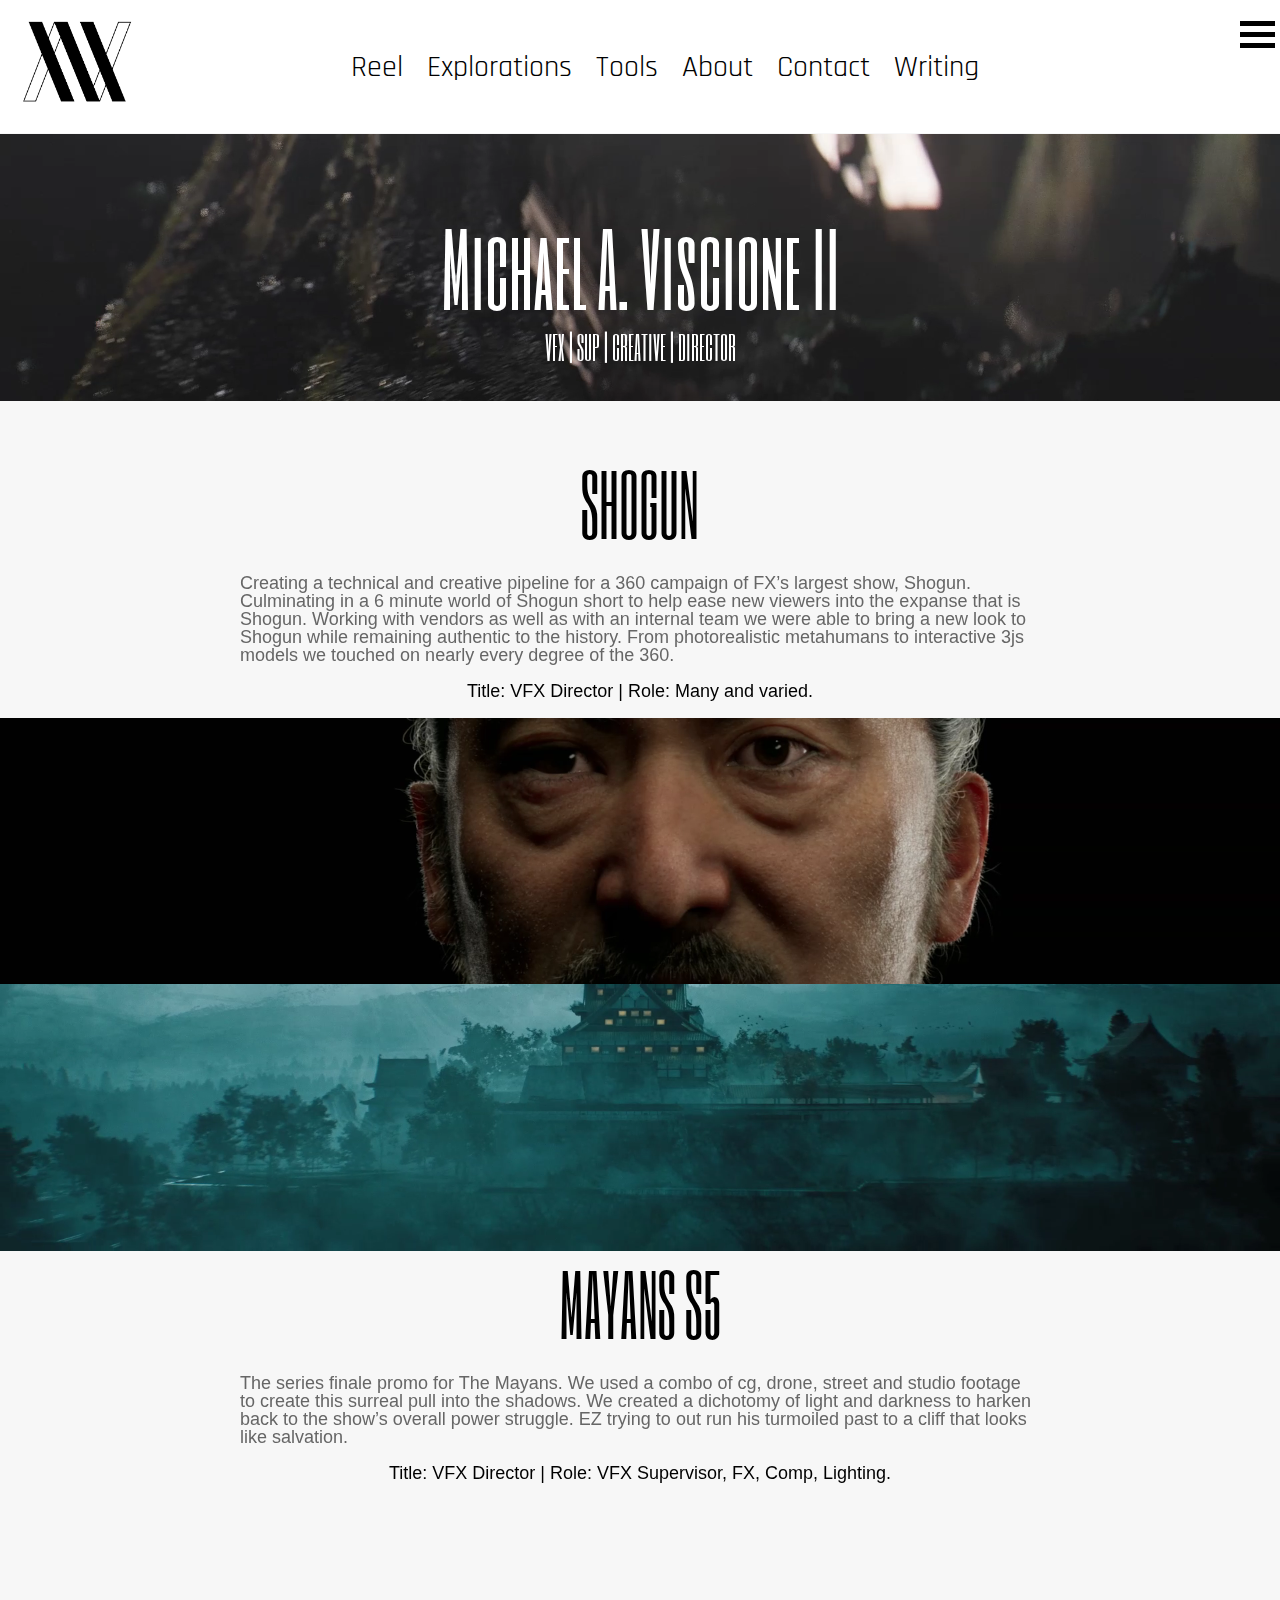
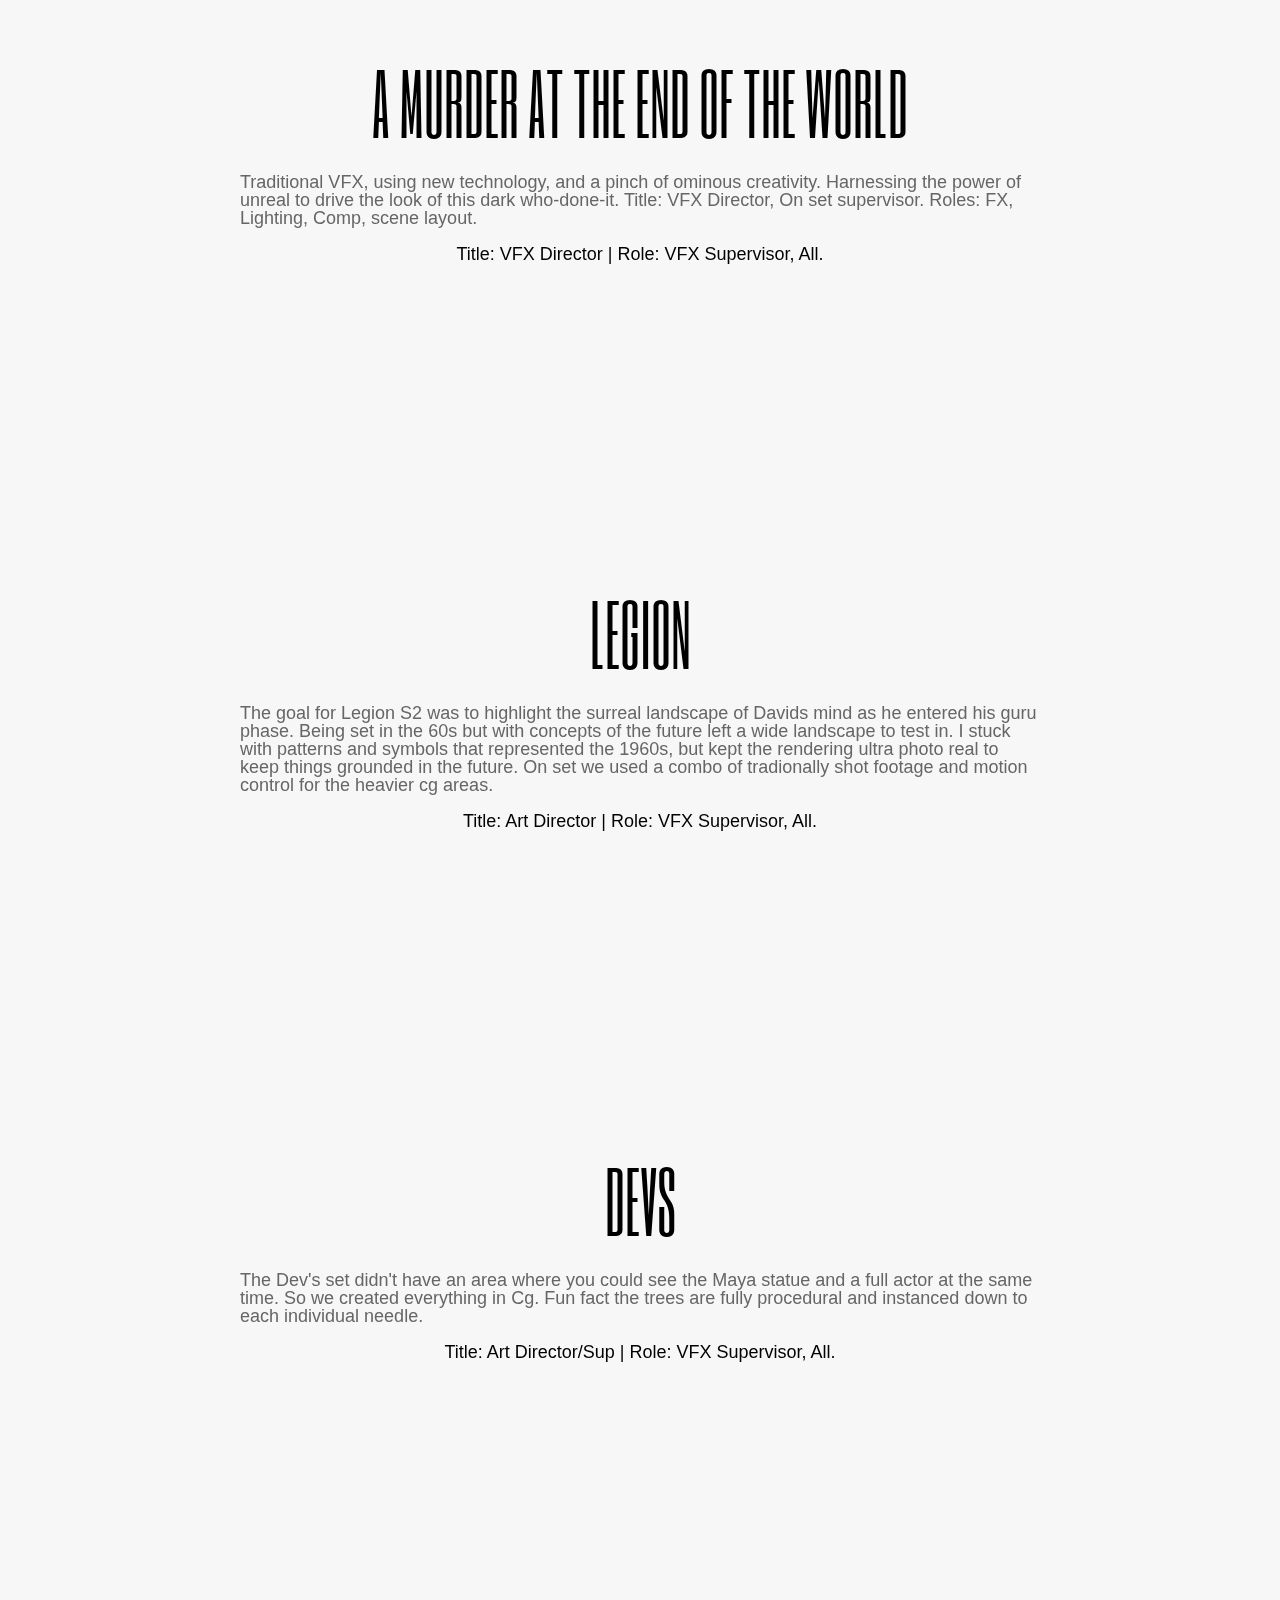
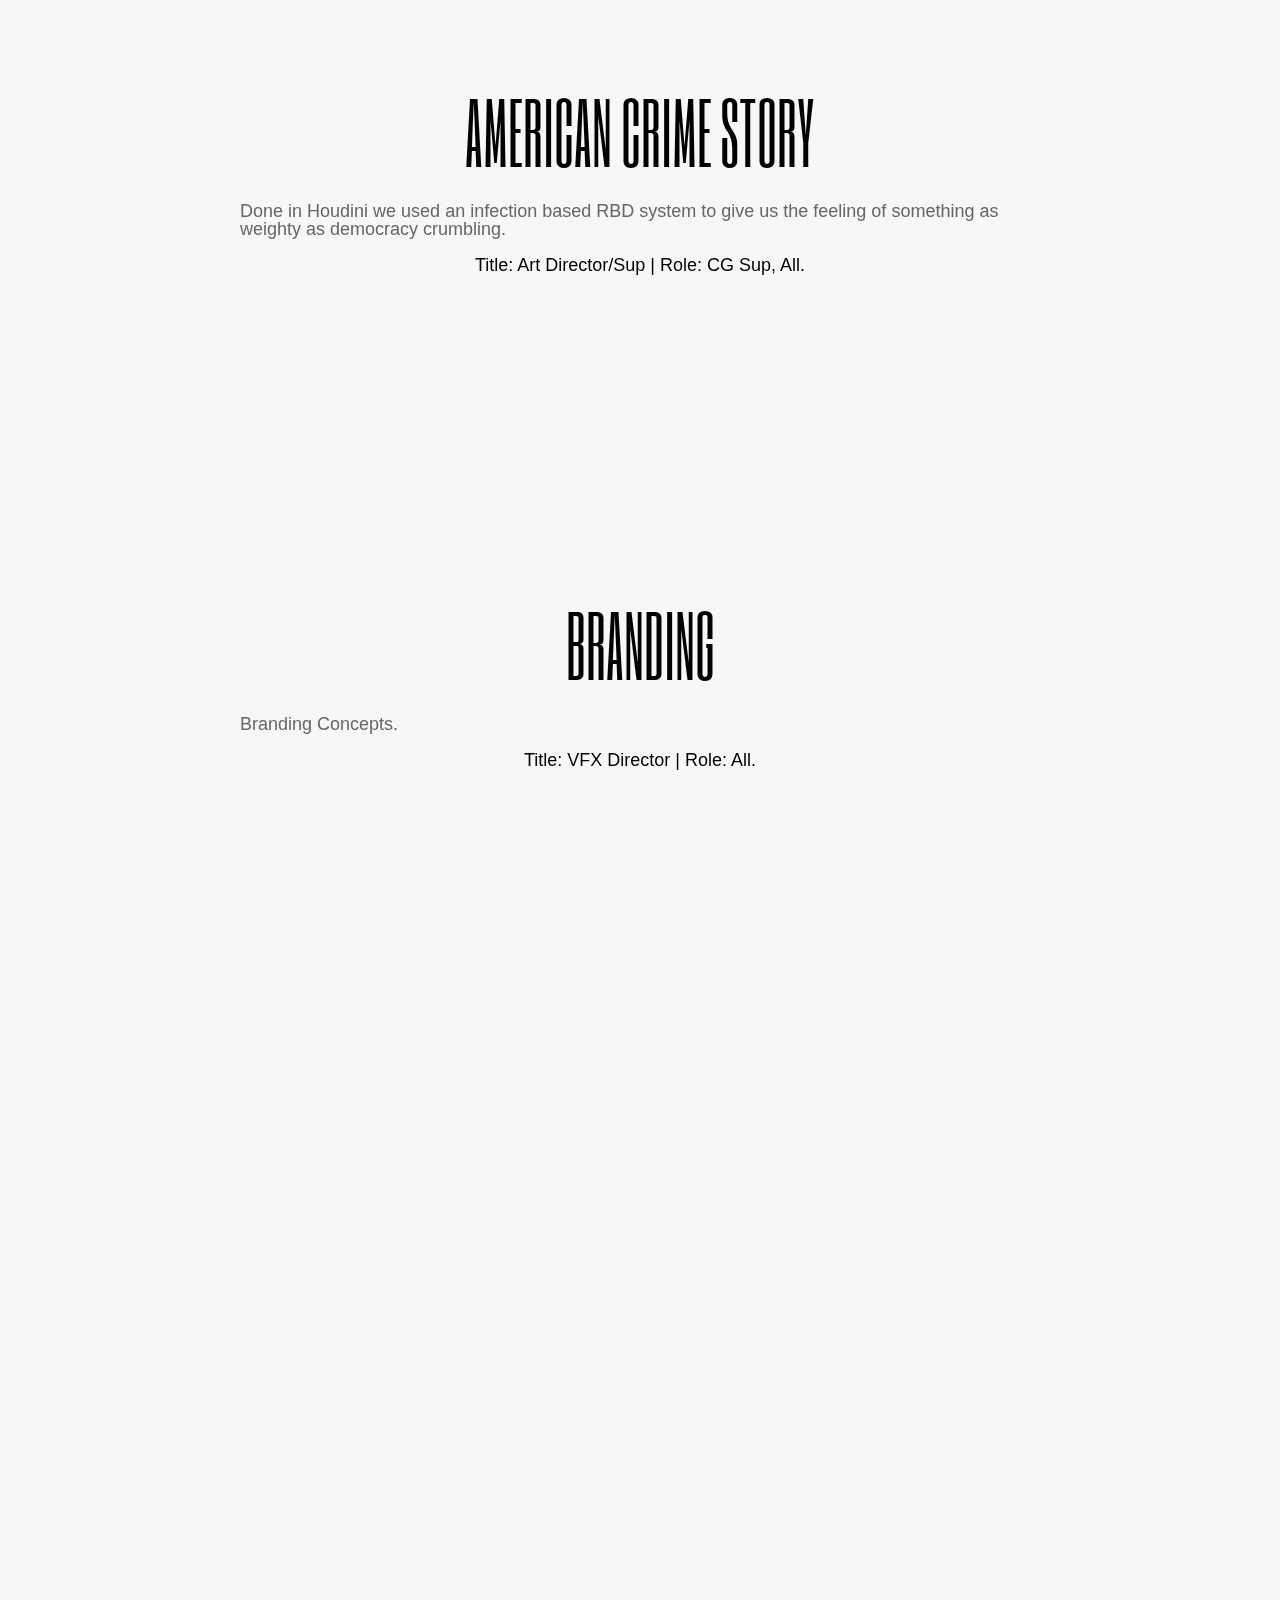
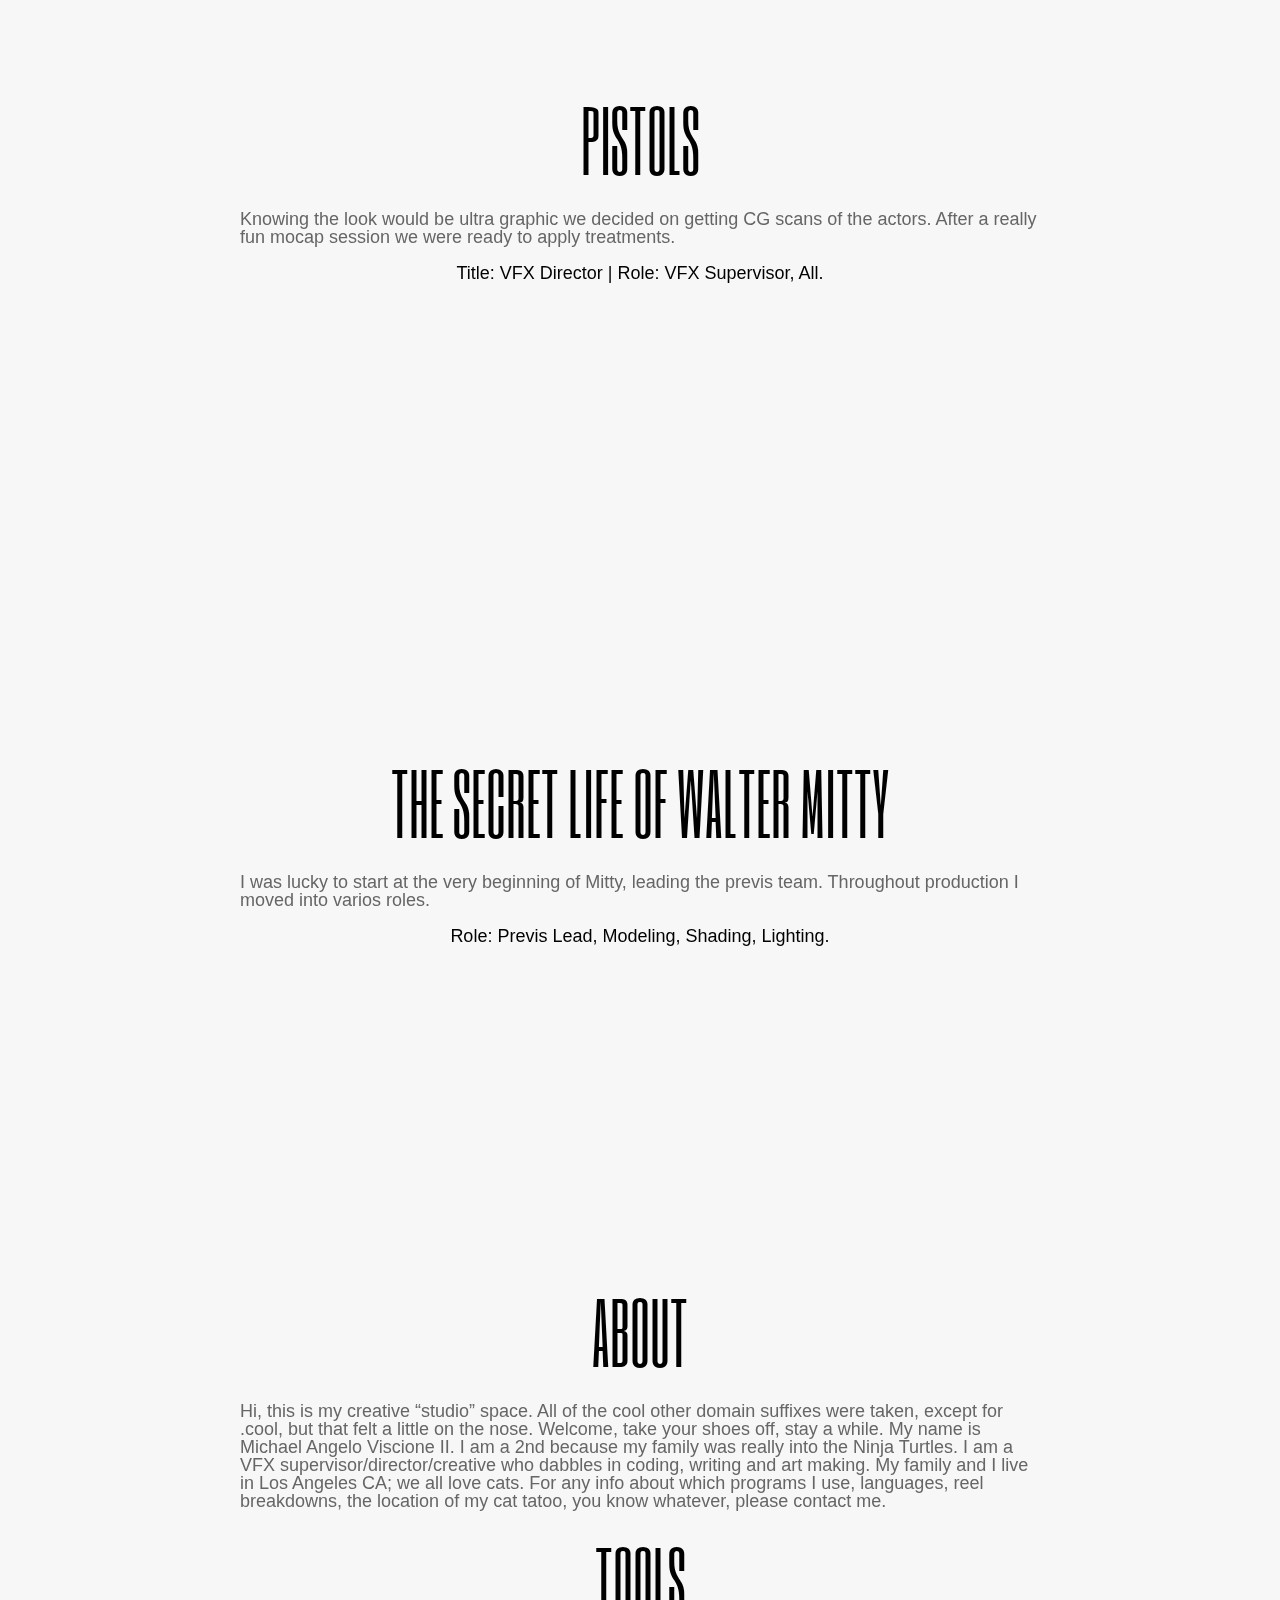
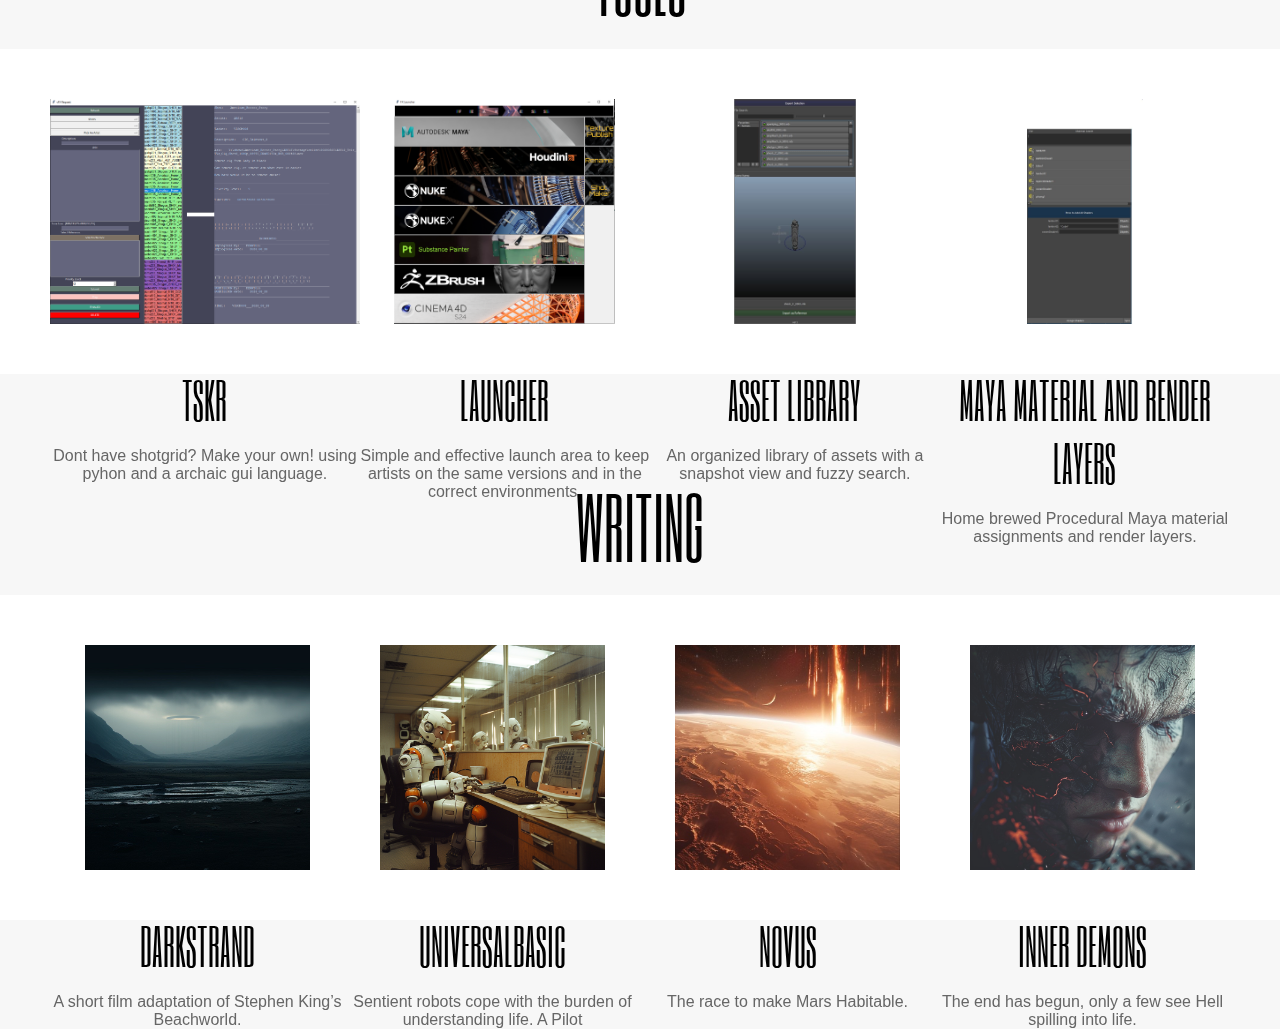
<file: index.html>
<!DOCTYPE html>
<html lang="en">

<head>
	<meta charset="UTF-8">
	<meta name="viewport" content="width=device-width, initial-scale=1.0">
	<link rel="preconnect" href="https://fonts.googleapis.com">
	<link rel="preconnect" href="https://fonts.gstatic.com" crossorigin>
	<link href="https://fonts.googleapis.com/css2?family=Rajdhani&family=Six+Caps&display=swap" rel="stylesheet">
	<title>MAV</title>
	<link rel="stylesheet" href="styles.css">
</head>

<header>
	<a href="#Home">
	<div class="logo"><img src="logo.png" alt="MAV"></div>
	</a>

	<nav class="nav-links">
		
		
		
		<div class="links">
			<ul>
				
			
			<li><a href="#Work">Reel</a></li>
			<li><a href="#Explorations">Explorations</a></li>
			<li><a href="#Tools">Tools</a></li>
			<li><a href="#About">About</a></li>
			<li><a href="mailto:viscione.m@gmail.com">Contact</a></li>
			<li><a href="#Writing">Writing</a></li>
			<li>         </li>
			</ul>
		</div>	

	<!--☰-->

	</nav>
	<div class="menu-icon", onclick="toggleMenu(); x();">
		<div class="bar1"></div>
		<div class="bar1"></div>
		<div class="bar1"></div>
</header>

<body>

	<p id="Home">This is some text.</p>
	<p class="spacer"></p>
	<div>
		<div id="video-under">
			<video  loop autoplay muted>
				<source src="video\open.mp4" type="video/mp4"  >
				Your browser does not support the video tag.
			</video>
		   
		
		<div id="textoverlay">
			Michael A. Viscione II

	     
			<!-- Your content for Section 2 goes here -->
		</div>
		<div id="textoverlaysmall">VFX | SUP | CREATIVE | DIRECTOR</div>  
	</div>

	<p class="spacer2"></p>



	<section  class="content-section">
		<h1 class="section-title">SHOGUN</h1>
		<div class="custom-text">
			<p>Creating a technical and creative pipeline for a 360 campaign of FX’s largest show, Shogun. Culminating in a 6 minute world of Shogun short to help ease new viewers into the expanse that is Shogun. Working with vendors as well as with an internal team we were able to bring a new look to Shogun while remaining authentic to the history. From photorealistic metahumans to interactive 3js models we touched on nearly every degree of the 360. 
			</p>
			<p><center><bold>Title: VFX Director | Role: Many and varied.  </bold></center></p>
		</div>
		<div class="video-container">
			<video loop autoplay muted>
				<source data-src="video\ishido.mp4" type="video/mp4"  >
				Your browser does not support the video tag.
			</video>
			
			<video  loop muted preload="none" >	
				<source data-src="video\shogun_osaka.mp4" type="video/mp4"  >
				Your browser does not support the video tag.
			</video>
		
		</div>
		<!-- Your content for Section 2 goes here -->
	</section>    

	<section class="content-section">
		<h1 class="section-title">MAYANS S5</h1>
		<div class="custom-text">
			<p>The series finale promo for The Mayans. We used a combo of cg, drone, street and studio footage to create this surreal pull into the shadows. We created a dichotomy of light and darkness to harken back to the show’s overall power struggle. EZ trying to out run his turmoiled past to a cliff that looks like salvation. 
			</p>
			<p><center><bold>Title: VFX Director | Role: VFX Supervisor, FX, Comp, Lighting.  </bold></center></p>
		</div>
		<div class="video-container">

			<video  loop muted preload="none" >
				<source data-src="video\mayans_skullpull2.mp4" type="video/mp4"  >
				Your browser does not support the video tag.
			</video>

		</div>        
		<!-- Your content for Section 2 goes here -->
	</section>    


	<section class="content-section">
		<h1 class="section-title">A MURDER AT THE END OF THE WORLD</h1>
		<div class="custom-text">
			<p>Traditional VFX, using new technology, and a pinch of ominous creativity. Harnessing the power of unreal to drive the look of this dark who-done-it. 
Title: VFX Director, On set supervisor.  Roles: FX, Lighting, Comp, scene layout. 

			</p>
			<p><center><bold>Title: VFX Director | Role: VFX Supervisor, All.  </bold></center></p>
		</div>
		<div class="video-container">
			<video id="ameow"  loop muted preload="none" >
				<source data-src="video\ameow_vfxFade.mp4" type="video/mp4"  >
				Your browser does not support the video tag.
			</video>
			<video  loop muted preload="none" >
				<source data-src="video\ret_dunes_low.mp4" type="video/mp4"  >
				Your browser does not support the video tag.
			</video>

		</div>
		<!-- Your content for Section 2 goes here -->
	</section>








	<section class="content-section">
		<h1 class="section-title">LEGION</h1>
		<div class="custom-text">
			<p>The goal for Legion S2 was to highlight the surreal landscape of Davids mind as he entered his guru phase.  Being set in the 60s but with concepts of the future left a wide landscape to test in. I stuck with patterns and symbols that represented the 1960s, but kept the rendering ultra photo real to keep things grounded in the future. On set we used a combo of tradionally shot footage and motion control for the heavier cg areas. 

			</p>
			<p><center><bold>Title: Art Director | Role: VFX Supervisor, All.  </bold></center></p>
		</div>
		<div class="video-container">
			<video id="ameow"  loop muted preload="none" >
				<source data-src="video\legion_dc_01.mp4" type="video/mp4"  >
				Your browser does not support the video tag.
			</video>
			<video  loop muted preload="none" >
				<source data-src="video\legion_dc_02.mp4" type="video/mp4"  >
				Your browser does not support the video tag.
			</video>

		</div>
		<!-- Your content for Section 2 goes here -->
	</section>   
	<section class="content-section">
		<h1 class="section-title">DEVS</h1>
		<!-- Your content for Section 1 goes here -->
		<div class="custom-text">
			<p>The Dev's set didn't have an area where you could see the Maya statue and a full actor at the same time. So we created everything in Cg. Fun fact the trees are fully procedural and instanced down to each individual needle. 

			</p>
			<p><center><bold>Title: Art Director/Sup | Role: VFX Supervisor, All.  </bold></center></p>
		</div>

		<div class="video-container">
			<video  loop muted preload="none" >
				<source data-src="video\devs_goldcity.mp4" type="video/mp4"  >
				Your browser does not support the video tag.
			</video>
		</div>

		<div class="video-container">
			<video  loop muted preload="none" >
				<source data-src="video\devs_amaya.mp4" type="video/mp4"  >
				Your browser does not support the video tag.
			</video>
		</div>

	</section>

	<section class="content-section">
		<h1 class="section-title">AMERICAN CRIME STORY</h1>
		<div class="custom-text">
			<p> Done in Houdini we used an infection based RBD system to give us the feeling of something as weighty as democracy crumbling.  

			</p>
			<p><center><bold>Title: Art Director/Sup | Role: CG Sup, All.  </bold></center></p>
		</div>

		<div class="video-container">
			<video  loop muted preload="none" >
				<source data-src="video\acs_impeachBreak.mp4" type="video/mp4"  >
				Your browser does not support the video tag.
			</video>

			<video  loop muted preload="none" >
				<source data-src="video\acs_crack_03	
				.mp4" type="video/mp4"  >
				Your browser does not support the video tag.
			</video>
		</div>
	</section>
	<section class="content-section">
		<h1 class="section-title">BRANDING</h1>
		<div class="custom-text">
			<p> Branding Concepts. 

			</p>
			<p><center><bold>Title: VFX Director | Role: All.  </bold></center></p>
		</div>

		<div class="video-container">
			<video  loop muted preload="none" >
				<source data-src="video\brand_fxsprarks.mp4" type="video/mp4"  >
				Your browser does not support the video tag.
			</video>
		</div>
		<div class="video-container">
			<video  loop muted preload="none" >
				<source data-src="video\logo_chromecloth.mp4" type="video/mp4"  >
				Your browser does not support the video tag.
			</video>
		</div>
		<div class="video-container">
			<video  loop muted preload="none" >
				<source data-src="video\brand_break.mp4" type="video/mp4"  >
				Your browser does not support the video tag.
			</video>
		</div>
		<div class="video-container">
			<video  loop muted preload="none" >
				<source data-src="video\brand_gold.mp4" type="video/mp4"  >
				Your browser does not support the video tag.
			</video>
		</div>

		<div class="video-container">
			<video  loop muted preload="none" >
				<source data-src="video\brand_rack.mp4" type="video/mp4"  >
				Your browser does not support the video tag.
			</video>
		</div>
		<div class="video-container">
			<video  loop muted preload="none" >
				<source data-src="video\brand_pull.mp4" type="video/mp4"  >
				Your browser does not support the video tag.
			</video>
		</div>
	</section>







	</section>

	<section class="content-section">
		<h1 class="section-title">PISTOLS</h1>
		<div class="custom-text">
			<p> Knowing the look would be ultra graphic we decided on getting CG scans of the actors. After a really fun mocap session we were ready to apply treatments. 

			</p>
			<p><center><bold>Title: VFX Director | Role: VFX Supervisor, All.  </bold></center></p>
		</div>

		<div class="video-container">
			<video  loop muted preload="none" >
				<source data-src="video\pistols_render.mp4" type="video/mp4"  >
				Your browser does not support the video tag.
			</video>
		</div>
		<div class="video-container">
			<video  loop muted preload="none" >
				<source data-src="video\pistols_mocap.mp4" type="video/mp4"  >
				Your browser does not support the video tag.
			</video>
		</div>
		<div class="video-container">
			<video  loop muted preload="none" >
				<source data-src="video\pistols_mocap02.mp4" type="video/mp4"  >
				Your browser does not support the video tag.
			</video>
		</div>
	</section>



	<section class="content-section">
		<h1 class="section-title">THE SECRET LIFE OF WALTER MITTY</h1>
		<div class="custom-text">
			<p> I was lucky to start at the very beginning of Mitty, leading the previs team. Throughout production I moved into varios roles.  

			</p>
			<p><center><bold>Role: Previs Lead, Modeling, Shading, Lighting.  </bold></center></p>
		</div>

		<div class="video-container">
			<video  loop muted preload="none" >
				<source data-src="video\mitty_ice.mp4" type="video/mp4"  >
				Your browser does not support the video tag.
			</video>
		</div>
		<div class="video-container">
			<video loop muted autoplay preload="none">
			  <source data-src="video/mitty_roadbreak.mp4" type="video/mp4">
			  Your browser does not support the video tag.
			</video>
		  </div>

	</section>

	<p class="floattitle"><h1 class="section-title">ABOUT</h1></p>

	<div class="custom-text">
		<p>Hi, this is my creative “studio” space. All of the cool other domain suffixes were taken, except for .cool, but that felt a little on the nose. Welcome, take your shoes off, stay a while.  My name is Michael Angelo Viscione II. I am a 2nd because my family was really into the Ninja Turtles. I am a VFX supervisor/director/creative who dabbles in coding, writing and art making. My family and I live in Los Angeles CA; we all love cats. For any info about which programs I use, languages, reel breakdowns, the location of my cat tatoo, you know whatever, please contact me.
		</p>
	</div>


	<p class="floattitle"><h1 class="section-title">TOOLS</h1></p>
	<section id="Tools" class="image-section">

	<div class="image-container">
		<img class="section-image" src="images/tskr.png" alt="Image 1">
		<h2>TSKR</h2>
		<p>Dont have shotgrid? Make your own! using pyhon and a archaic gui language.</p>
	</div>

	<div class="image-container">
		<img class="section-image" src="images/launcher.png" alt="Image 2">
		<h2>LAUNCHER</h2>
		<p>Simple and effective launch area to keep artists on the same versions and in the correct environments. </p>
	</div>

	<div class="image-container">
		<img class="section-image" src="images/asset.jpg" alt="Image 3">
		<h2>ASSET LIBRARY</h2>
		<p>An organized library of assets with a snapshot view and fuzzy search.</p>
	</div>

	<div class="image-container">
		<img class="section-image" src="images/materialAss.jpg" alt="Image 4">
		<h2>MAYA MATERIAL AND RENDER LAYERS</h2>
		<p>Home brewed Procedural Maya material assignments and render layers.</p>
	</div>
	</section>

	<p class="spacer"></p>

	<p class="floattitle"><h1 class="section-title">WRITING</h1></p>
	<section id="Writing" class="image-section">

	<div class="image-container">
		<img class="section-image" src="images/darkstrand2.jpg" alt="Image 1">
		<h2>DARKSTRAND</h2>
		<p>A short film adaptation of Stephen King’s Beachworld.</p>
	</div>

	<div class="image-container">
		<img class="section-image" src="images/universalbasic.png" alt="Image 2">
		<h2>UNIVERSALBASIC</h2>
		<p>Sentient robots cope with the burden of understanding life. A Pilot </p>
	</div>

	<div class="image-container">
		<img class="section-image" src="images/novus.jpg" alt="Image 3">
		<h2>NOVUS</h2>
		<p>The race to make Mars Habitable.</p>
	</div>

	<div class="image-container">
		<img class="section-image" src="images/innerdemons.png" alt="Image 4">
		<h2>INNER DEMONS</h2>
		<p>The end has begun, only a few see Hell spilling into life.</p>
	</div>
	</section>
	<p class="spacer"></p>

	</section>
	<script>
	document.addEventListener('DOMContentLoaded', function() {
		var menuIcon = document.querySelector('.menu-icon');
		var nav = document.querySelector('nav');

		menuIcon.addEventListener('click', function() {
			nav.classList.toggle('active');
		});
	});
	</script>
	<!--
	<script type=module>
		const videos = document.querySelectorAll('video')
		const observer = new IntersectionObserver((entries) =>     entries.forEach(entry => entry.isInteresecting && entry.target.play())
		)
		videos.forEach(video => observer.observe(video)
	</script>
	-->
	<script>
    document.addEventListener("DOMContentLoaded", function () {
  const videos = document.querySelectorAll("video");
  const maxActiveVideos = 9; // Set a limit on active videos at once
  let activeVideos = new Set();

  const loadAndPlayVideo = (video) => {
    const source = video.querySelector("source[data-src]");
    if (source && !source.src) {
      source.src = source.getAttribute("data-src");
      video.load();
    }
    
    // Attempt to play the video
    video.play().then(() => {
      activeVideos.add(video); // Add to active set if play is successful
    }).catch(() => {
      // If play fails, do nothing; it will retry when it re-enters the viewport
    });
  };

  const pauseAndUnloadVideo = (video) => {
    video.pause();
    activeVideos.delete(video); // Remove from active set
  };

  // Intersection Observer to manage video loading and unloading
  const videoObserver = new IntersectionObserver((entries) => {
    entries.forEach((entry) => {
      const video = entry.target;

      if (entry.isIntersecting && activeVideos.size < maxActiveVideos) {
        loadAndPlayVideo(video);
      } else if (!entry.isIntersecting && activeVideos.has(video)) {
        pauseAndUnloadVideo(video); // Pause and unload when leaving viewport
      }
    });
  }, {
    rootMargin: "100px", // Preload a bit before entering view
    threshold: 0.5 // Trigger when 50% of the video is visible
  });

  videos.forEach((video) => {
    videoObserver.observe(video);
  });
});
	</script>


	<script>
	function myFunction(x) {
		x.classList.toggle("change");
	}
	</script>

</body>
</html>
</file>
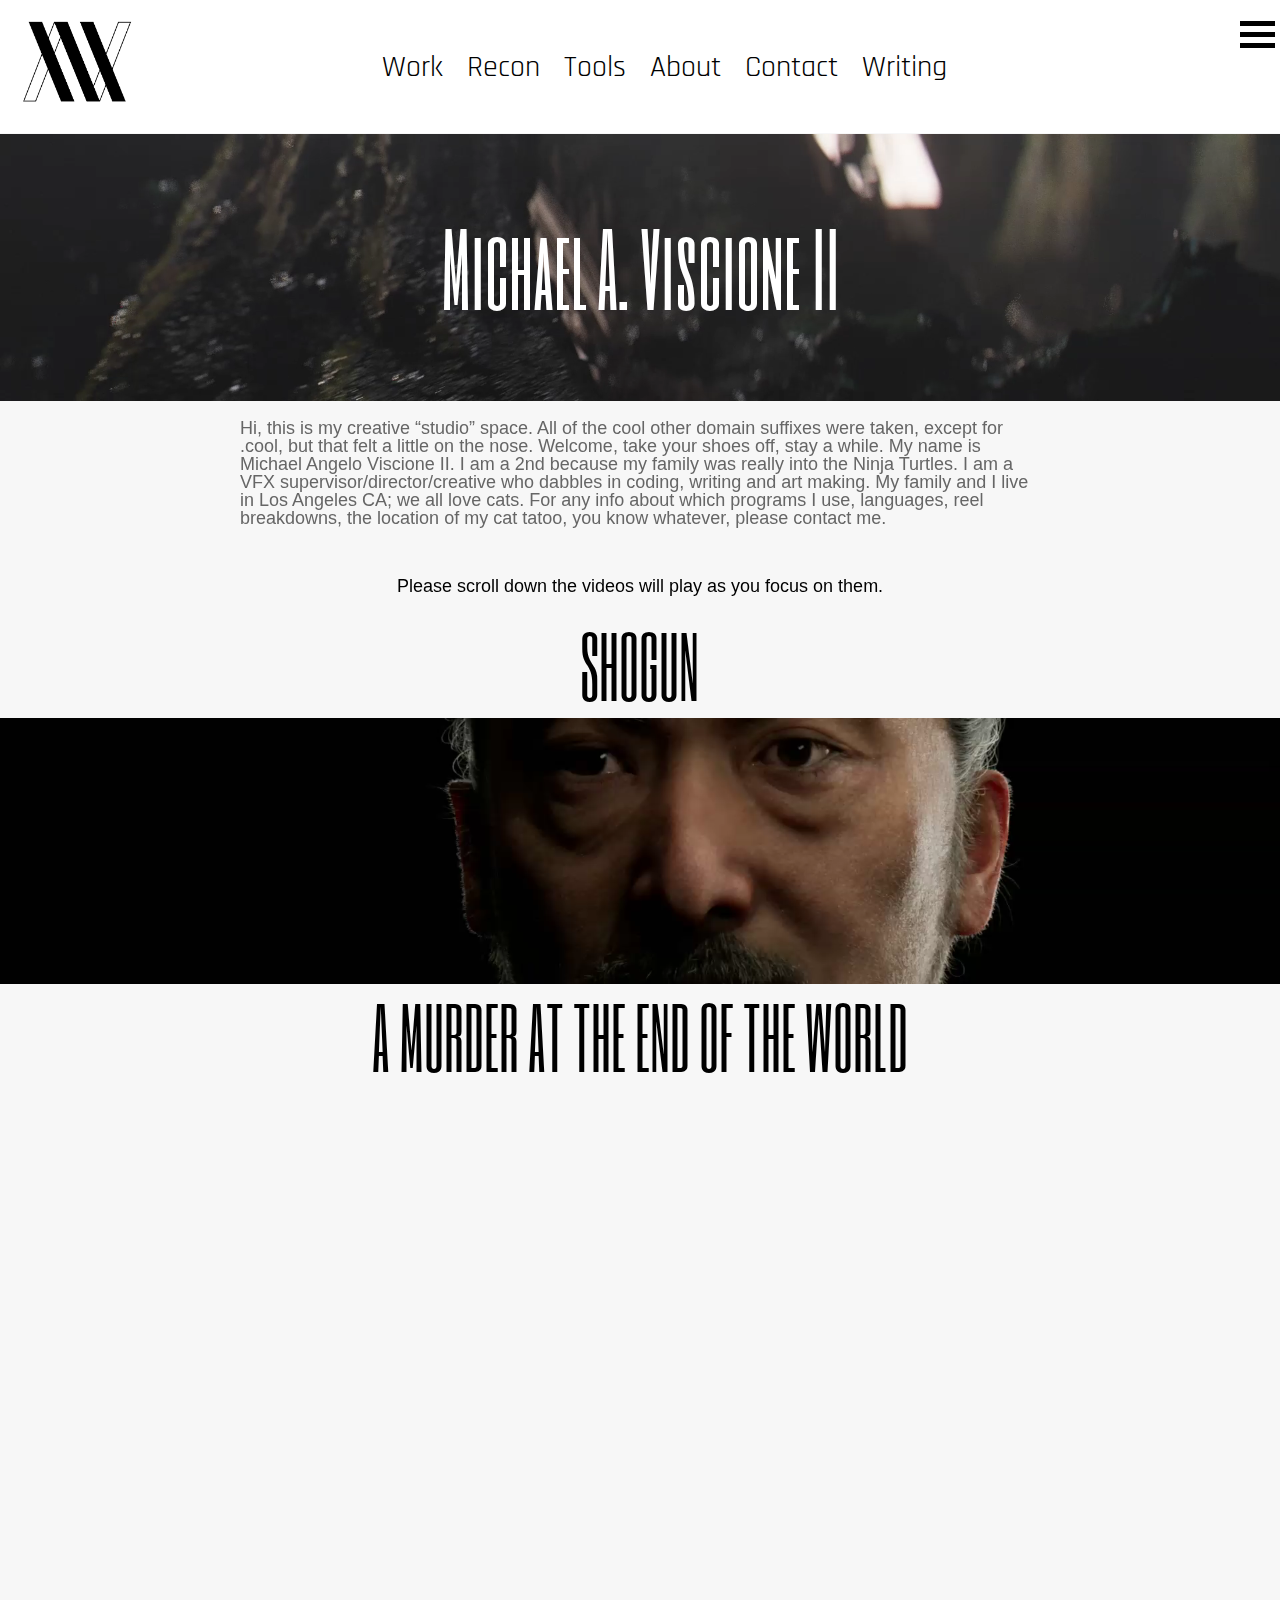
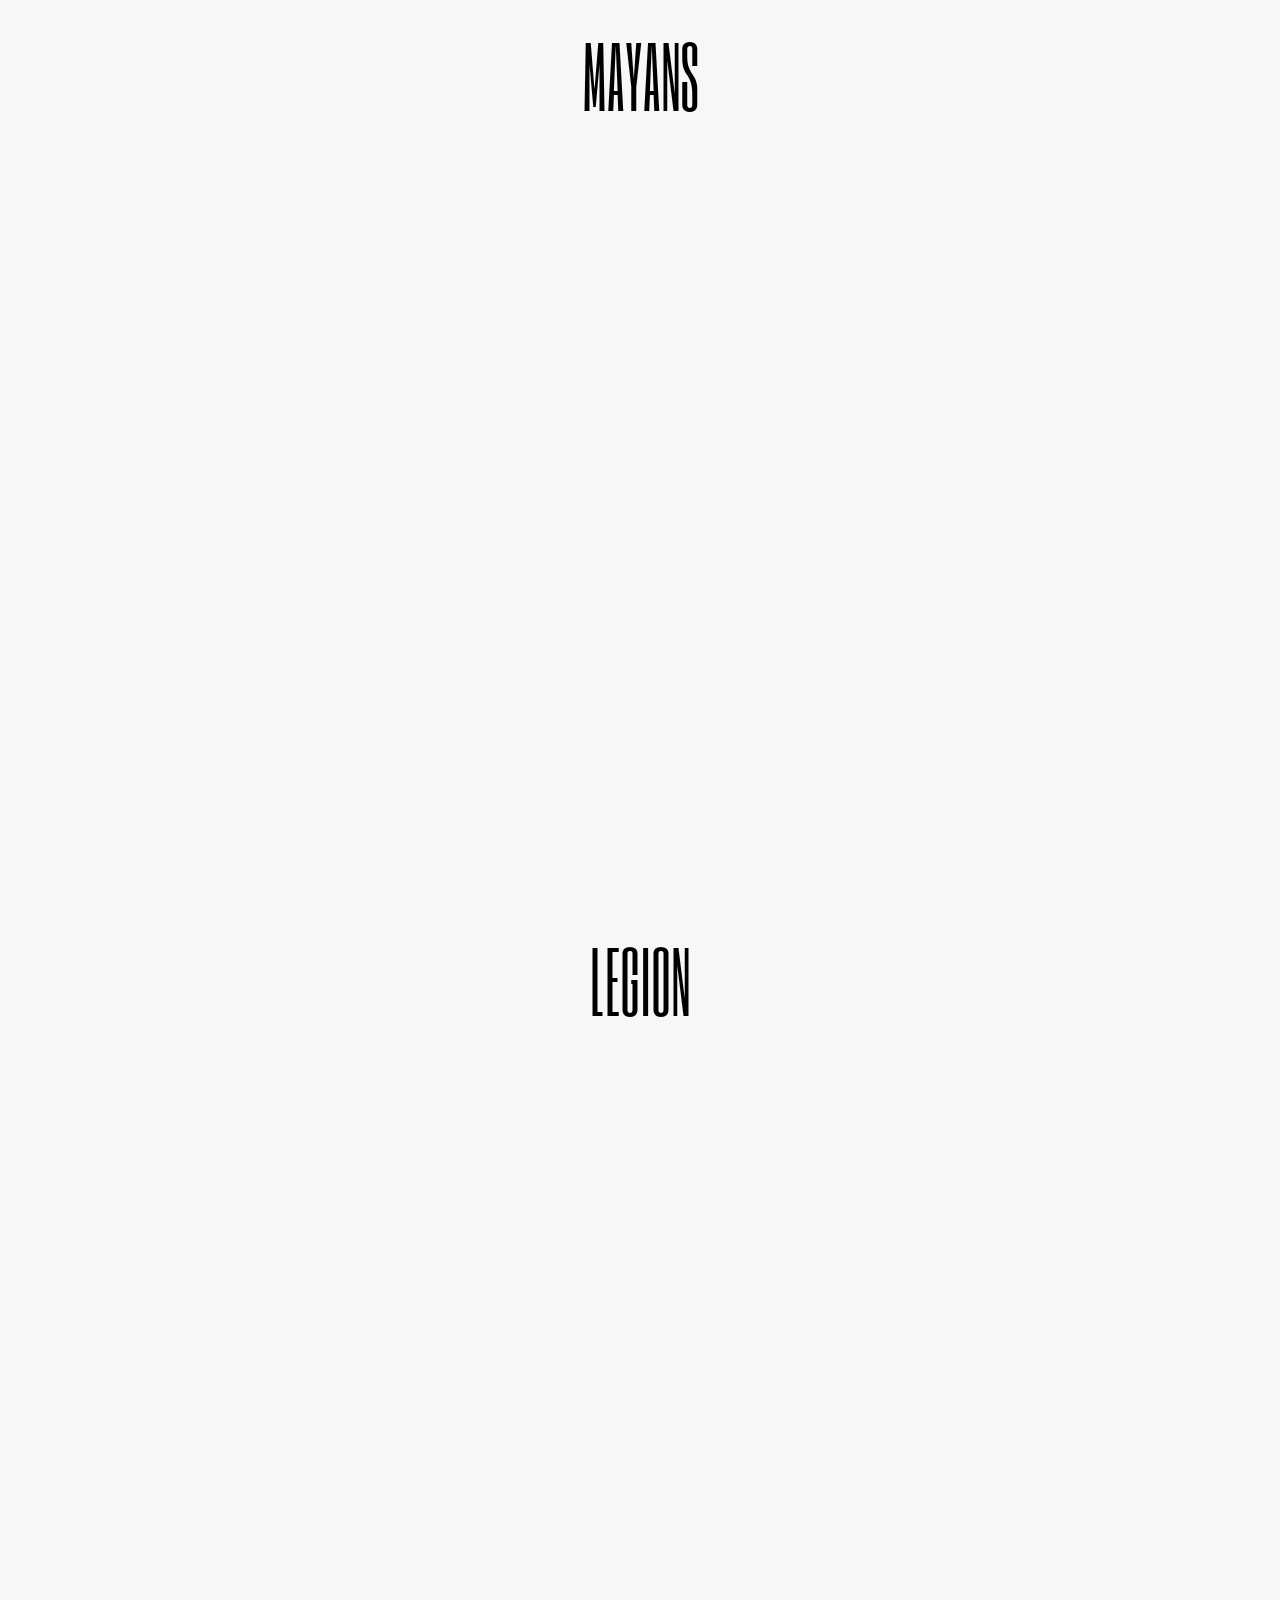
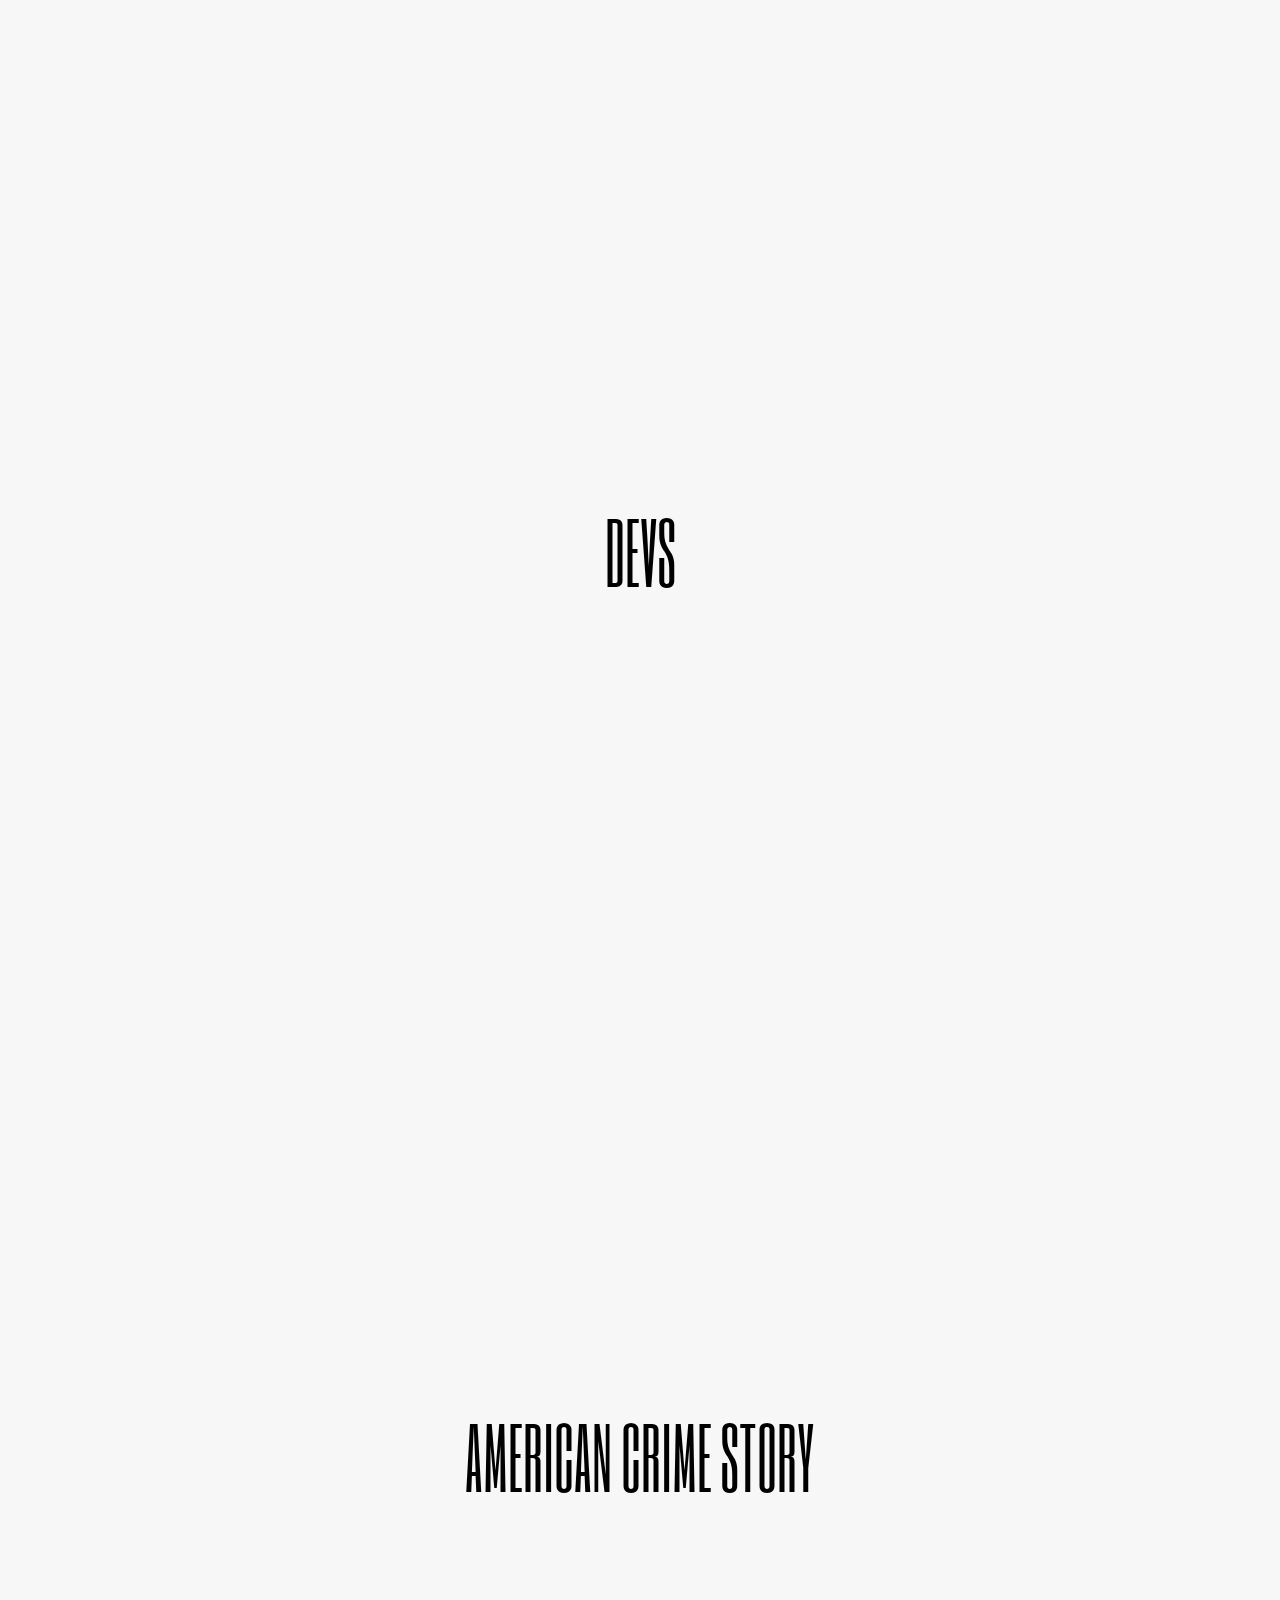
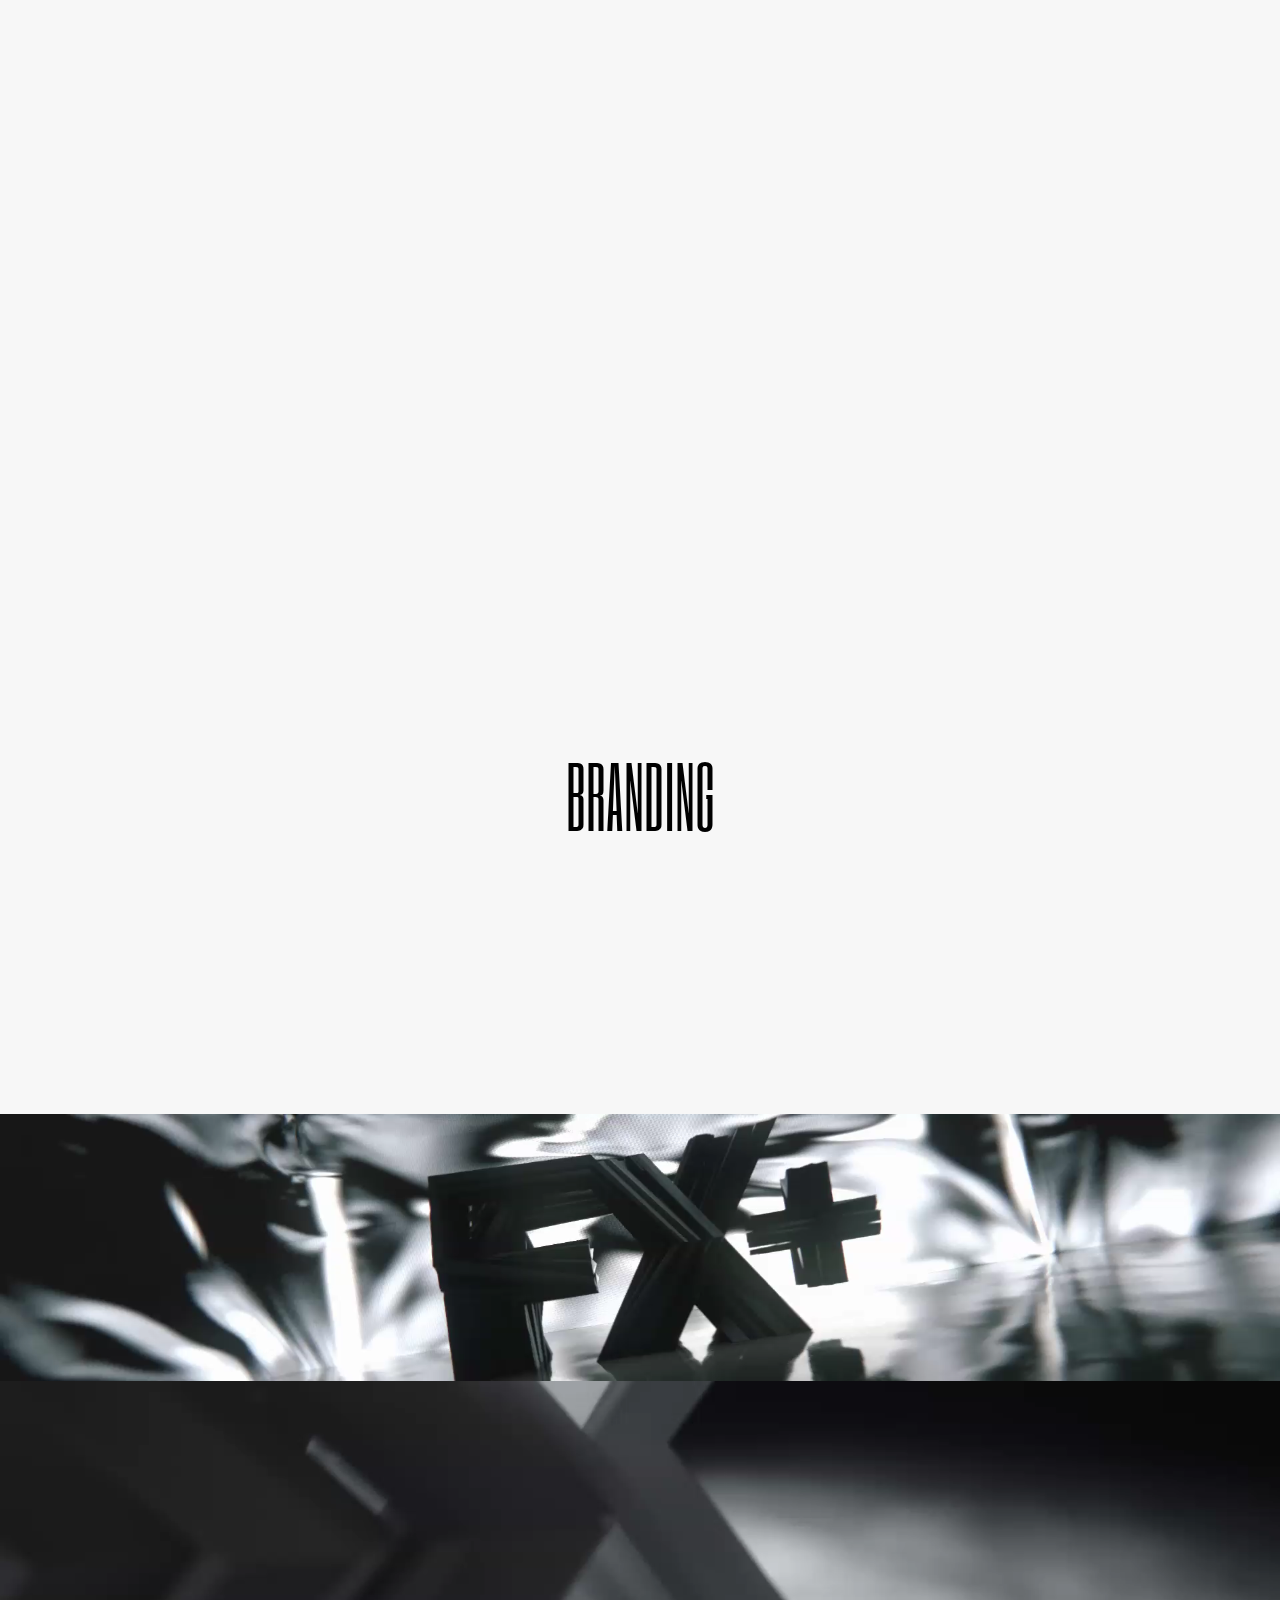
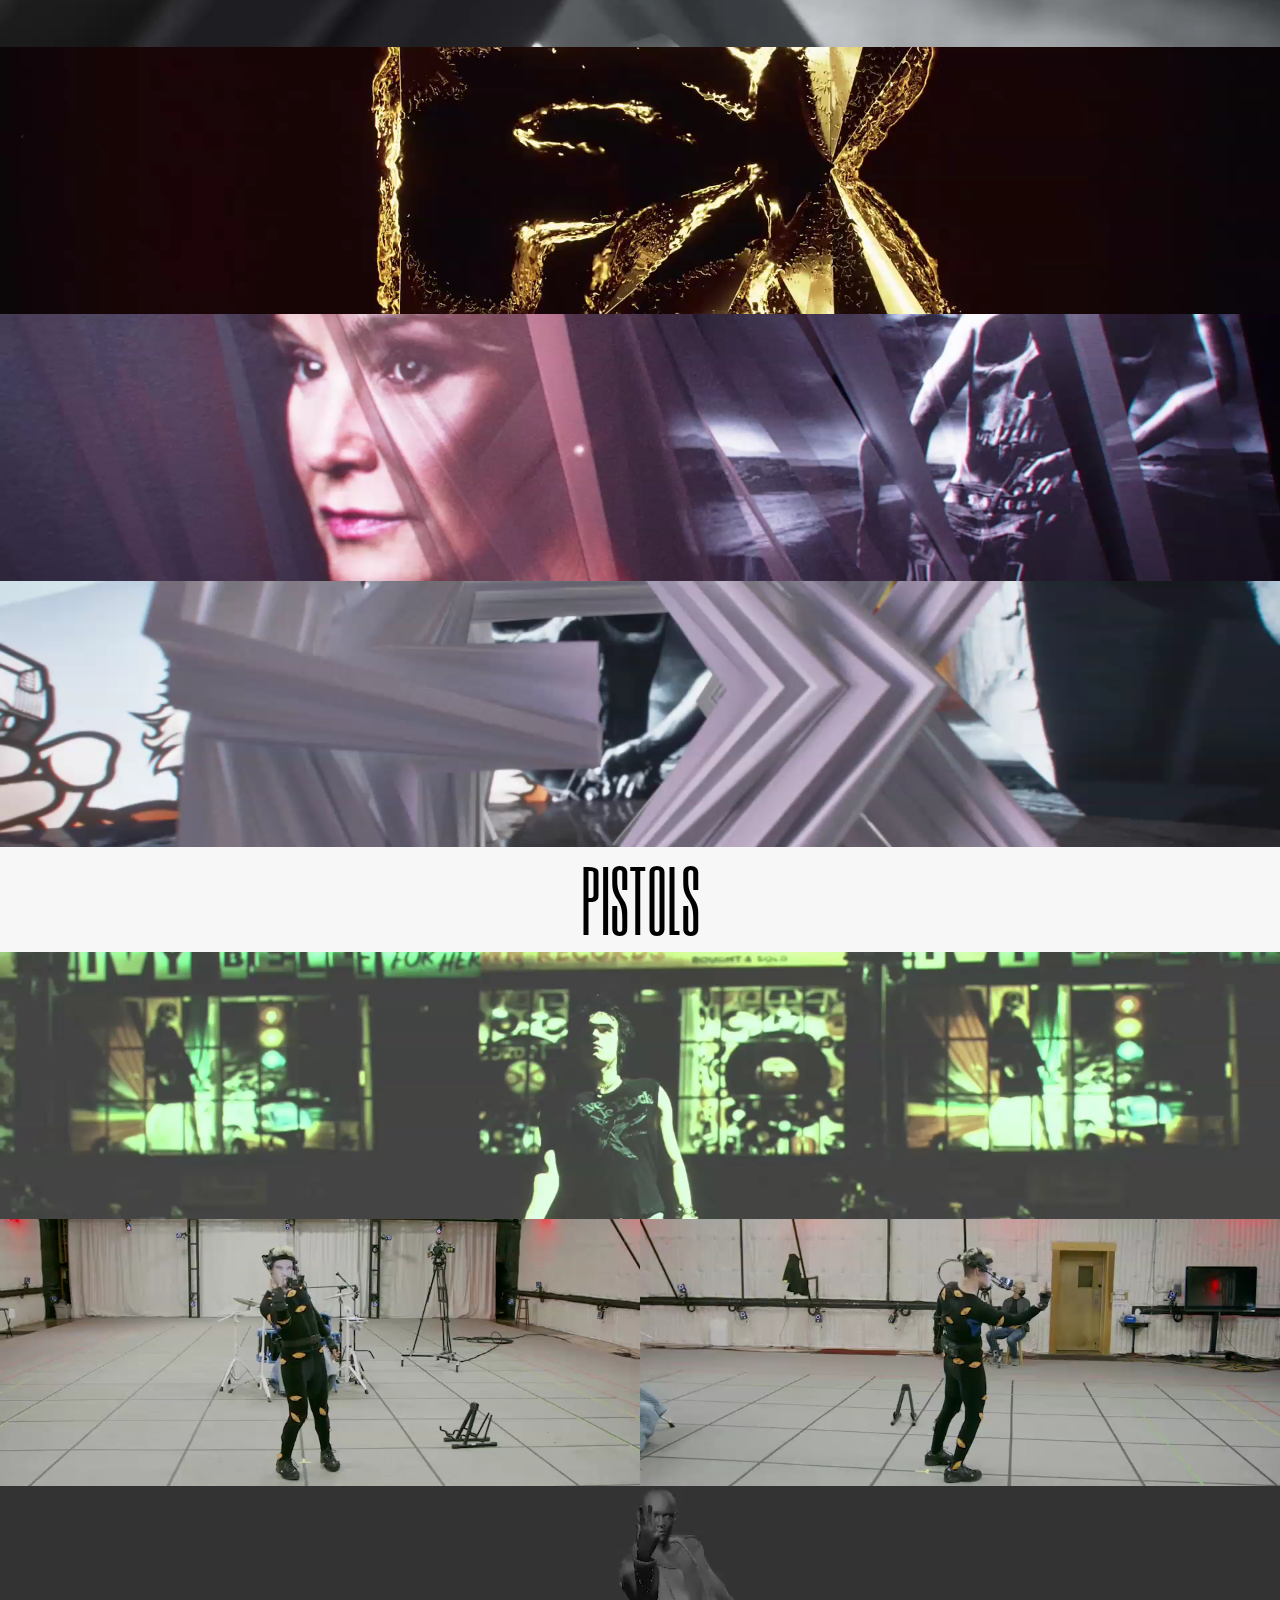
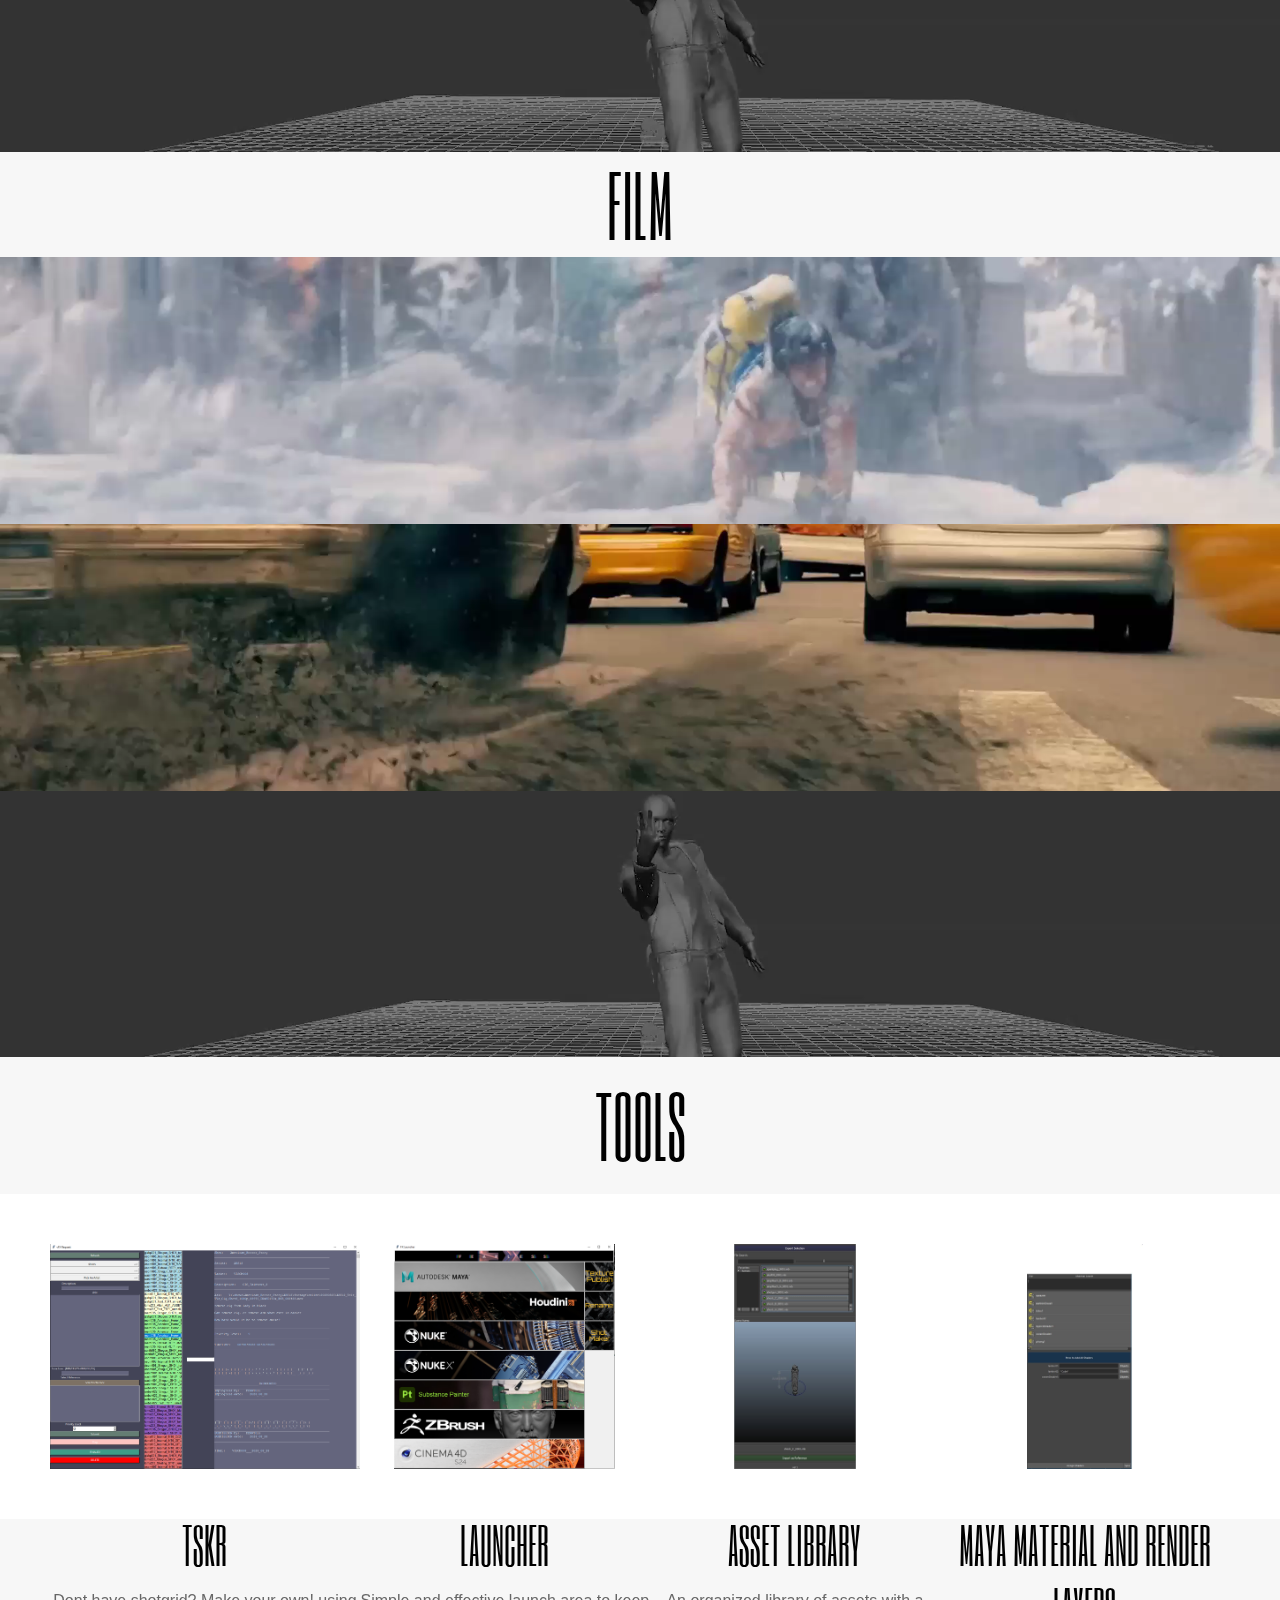
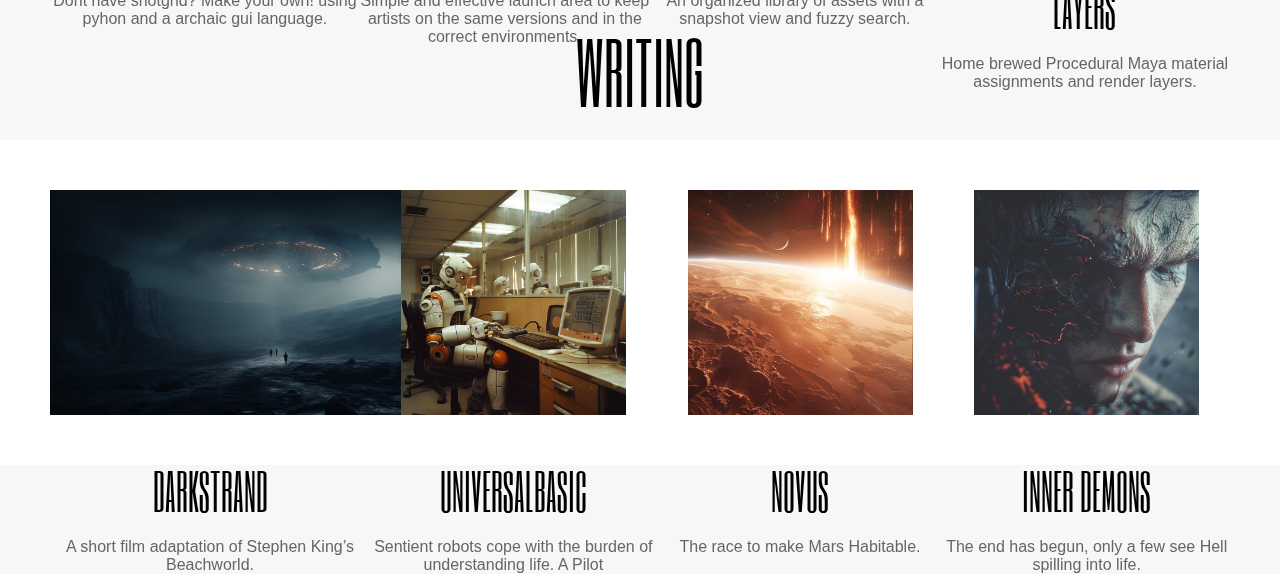
<file: index_moreVids.html>
<!DOCTYPE html>
<html lang="en">

<head>
	<meta charset="UTF-8">
	<meta name="viewport" content="width=device-width, initial-scale=1.0">
	<link rel="preconnect" href="https://fonts.googleapis.com">
	<link rel="preconnect" href="https://fonts.gstatic.com" crossorigin>
	<link href="https://fonts.googleapis.com/css2?family=Rajdhani&family=Six+Caps&display=swap" rel="stylesheet">
	<title>MAV</title>
	<link rel="stylesheet" href="styles.css">
</head>

<header>
	<a href="#Home">
	<div class="logo"><img src="logo.png" alt="MAV"></div>
	</a>

	<nav class="nav-links">
		
		
		
		<div class="links">
			<ul>
				
			
			<li><a href="#Work">Work</a></li>
			<li><a href="#Recon">Recon</a></li>
			<li><a href="#Tools">Tools</a></li>
			<li><a href="#About">About</a></li>
			<li><a href="mailto:viscione.m@gmail.com">Contact</a></li>
			<li><a href="#Writing">Writing</a></li>
			<li>         </li>
			</ul>
		</div>	

	<!--☰-->

	</nav>
	<div class="menu-icon", onclick="toggleMenu(); x();">
		<div class="bar1"></div>
		<div class="bar1"></div>
		<div class="bar1"></div>
</header>

<body>

	<p id="Home">This is some text.</p>
	<p class="spacer"></p>
	<div>
		<div id="video-under">
			<video  loop autoplay muted>
				<source src="video\open.mp4" type="video/mp4"  >
				Your browser does not support the video tag.
			</video>
		   
		
		<div id="textoverlay">
			Michael A. Viscione II
	     
			<!-- Your content for Section 2 goes here -->
		</div>  
	</div>

	<div id="Work"  class="custom-text">
		<p>Hi, this is my creative “studio” space. All of the cool other domain suffixes were taken, except for .cool, but that felt a little on the nose. Welcome, take your shoes off, stay a while.  My name is Michael Angelo Viscione II. I am a 2nd because my family was really into the Ninja Turtles. I am a VFX supervisor/director/creative who dabbles in coding, writing and art making. My family and I live in Los Angeles CA; we all love cats. For any info about which programs I use, languages, reel breakdowns, the location of my cat tatoo, you know whatever, please contact me.
		</p>
	</div>
	<p class="spacer2"></p>
	<div class="custom-text">
		<p><center>Please scroll down the videos will play as you focus on them.</center>
		</p>
	</div>



	<section  class="content-section">
		<h1 class="section-title">SHOGUN</h1>
		<div class="video-container">
			<video loop autoplay muted>
				<source src="video\ishido.mp4" type="video/mp4"  >
				Your browser does not support the video tag.
			</video>
			<!--
			<video  loop muted preload="none" >	
				<source src="video\mist_01.mp4" type="video/mp4"  >
				Your browser does not support the video tag.
			</video>
		-->
		</div>
		<!-- Your content for Section 2 goes here -->
	</section>    




	<section class="content-section">
		<h1 class="section-title">A MURDER AT THE END OF THE WORLD</h1>
		<div class="video-container">
			<video id="ameow"  loop muted preload="none" >
				<source src="video\ameow_vfxFade.mp4" type="video/mp4"  >
				Your browser does not support the video tag.
			</video>
			<video  loop muted preload="none" >
				<source src="video\ret_dunes_low.mp4" type="video/mp4"  >
				Your browser does not support the video tag.
			</video>

		</div>
		<!-- Your content for Section 2 goes here -->
	</section>






	<section class="content-section">
		<h1 class="section-title">MAYANS</h1>
		<div class="video-container">
			<video  loop muted preload="none" >
				<source src="video\mayans_snakesqueeze.mp4" type="video/mp4"  >
				Your browser does not support the video tag.
			</video>
			<video  loop muted preload="none" >
				<source src="video\mayans_skullpull2.mp4" type="video/mp4"  >
				Your browser does not support the video tag.
			</video>
			<video  loop muted preload="none" >
				<source src="video\mayans_oildrip.mp4" type="video/mp4"  >
				Your browser does not support the video tag.
			</video>
		</div>        
		<!-- Your content for Section 2 goes here -->
	</section>    


	<section class="content-section">
		<h1 class="section-title">LEGION</h1>
		<div class="video-container">
			<video id="ameow"  loop muted preload="none" >
				<source src="video\legion_dc_01.mp4" type="video/mp4"  >
				Your browser does not support the video tag.
			</video>
			<video  loop muted preload="none" >
				<source src="video\legion_dc_02.mp4" type="video/mp4"  >
				Your browser does not support the video tag.
			</video>
			<video  loop muted preload="none" >
				<source src="video\legion_abstract_01.mp4" type="video/mp4"  >
				Your browser does not support the video tag.
			</video>
			<video  loop muted preload="none" >
				<source src="video\legion_abstract_02.mp4" type="video/mp4"  >
				Your browser does not support the video tag.
			</video>
		</div>
		<!-- Your content for Section 2 goes here -->
	</section>   
	<section class="content-section">
		<h1 class="section-title">DEVS</h1>
		<!-- Your content for Section 1 goes here -->

		<div class="video-container">
			<video  loop muted preload="none" >
				<source src="video\devs_goldcity.mp4" type="video/mp4"  >
				Your browser does not support the video tag.
			</video>
		</div>

		<div class="video-container">
			<video  loop muted preload="none" >
				<source src="video\devs_amaya.mp4" type="video/mp4"  >
				Your browser does not support the video tag.
			</video>
		</div>
		<div class="video-container">
			<video  loop muted preload="none" >
				<source src="video\devs_tree.mp4" type="video/mp4"  >
				Your browser does not support the video tag.
			</video>
		</div>
	</section>

	<section class="content-section">
		<h1 class="section-title">AMERICAN CRIME STORY</h1>
		<!-- Your content for Section 1 goes here -->

		<div class="video-container">
			<video  loop muted preload="none" >
				<source src="video\acs_impeachBreak.mp4" type="video/mp4"  >
				Your browser does not support the video tag.
			</video>
			<video  loop muted preload="none" >
				<source src="video\acs_crack_01.mp4" type="video/mp4"  >
				Your browser does not support the video tag.
			</video>
			<video  loop muted preload="none" >
				<source src="video\acs_crack_03	
				.mp4" type="video/mp4"  >
				Your browser does not support the video tag.
			</video>
		</div>
	</section>
	<section class="content-section">
		<h1 class="section-title">BRANDING</h1>
		<!-- Your content for Section 1 goes here -->

		<div class="video-container">
			<video  loop muted preload="none" >
				<source src="video\brand_fxsprarks.mp4" type="video/mp4"  >
				Your browser does not support the video tag.
			</video>
		</div>
		<div class="video-container">
			<video  loop muted preload="none" >
				<source src="video\logo_chromecloth.mp4" type="video/mp4"  >
				Your browser does not support the video tag.
			</video>
		</div>
		<div class="video-container">
			<video  loop muted preload="none" >
				<source src="video\brand_break.mp4" type="video/mp4"  >
				Your browser does not support the video tag.
			</video>
		</div>
		<div class="video-container">
			<video  loop muted preload="none" >
				<source src="video\brand_gold.mp4" type="video/mp4"  >
				Your browser does not support the video tag.
			</video>
		</div>

		<div class="video-container">
			<video  loop muted preload="none" >
				<source src="video\brand_rack.mp4" type="video/mp4"  >
				Your browser does not support the video tag.
			</video>
		</div>
		<div class="video-container">
			<video  loop muted preload="none" >
				<source src="video\brand_pull.mp4" type="video/mp4"  >
				Your browser does not support the video tag.
			</video>
		</div>
	</section>







	</section>

	<section class="content-section">
		<h1 class="section-title">PISTOLS</h1>
		<!-- Your content for Section 1 goes here -->

		<div class="video-container">
			<video  loop muted preload="none" >
				<source src="video\pistols_render.mp4" type="video/mp4"  >
				Your browser does not support the video tag.
			</video>
		</div>
		<div class="video-container">
			<video  loop muted preload="none" >
				<source src="video\pistols_mocap.mp4" type="video/mp4"  >
				Your browser does not support the video tag.
			</video>
		</div>
		<div class="video-container">
			<video  loop muted preload="none" >
				<source src="video\pistols_mocap02.mp4" type="video/mp4"  >
				Your browser does not support the video tag.
			</video>
		</div>
	</section>



	<section class="content-section">
		<h1 class="section-title">FILM</h1>
		<!-- Your content for Section 1 goes here -->

		<div class="video-container">
			<video  loop muted preload="none" >
				<source src="video\mitty_ice.mp4" type="video/mp4"  >
				Your browser does not support the video tag.
			</video>
		</div>
		<div class="video-container">
			<video  loop muted preload="none" >
				<source src="video\mitty_roadbreak.mp4" type="video/mp4"  >
				Your browser does not support the video tag.
			</video>
		</div>
		<div class="video-container">
			<video  loop muted preload="none" >
				<source src="video\pistols_mocap02.mp4" type="video/mp4"  >
				Your browser does not support the video tag.
			</video>
		</div>
	</section>





	<p class="floattitle"><h1 class="section-title">TOOLS</h1></p>
	<section id="Tools" class="image-section">

	<div class="image-container">
		<img class="section-image" src="images/tskr.png" alt="Image 1">
		<h2>TSKR</h2>
		<p>Dont have shotgrid? Make your own! using pyhon and a archaic gui language.</p>
	</div>

	<div class="image-container">
		<img class="section-image" src="images/launcher.png" alt="Image 2">
		<h2>LAUNCHER</h2>
		<p>Simple and effective launch area to keep artists on the same versions and in the correct environments. </p>
	</div>

	<div class="image-container">
		<img class="section-image" src="images/asset.jpg" alt="Image 3">
		<h2>ASSET LIBRARY</h2>
		<p>An organized library of assets with a snapshot view and fuzzy search.</p>
	</div>

	<div class="image-container">
		<img class="section-image" src="images/materialAss.jpg" alt="Image 4">
		<h2>MAYA MATERIAL AND RENDER LAYERS</h2>
		<p>Home brewed Procedural Maya material assignments and render layers.</p>
	</div>
	</section>

	<p class="spacer"></p>
	<p class="floattitle"><h1 class="section-title">WRITING</h1></p>
	<section id="Writing" class="image-section">

	<div class="image-container">
		<img class="section-image" src="images/darkstrand.jpg" alt="Image 1">
		<h2>DARKSTRAND</h2>
		<p>A short film adaptation of Stephen King’s Beachworld.</p>
	</div>

	<div class="image-container">
		<img class="section-image" src="images/universalbasic.png" alt="Image 2">
		<h2>UNIVERSALBASIC</h2>
		<p>Sentient robots cope with the burden of understanding life. A Pilot </p>
	</div>

	<div class="image-container">
		<img class="section-image" src="images/novus.jpg" alt="Image 3">
		<h2>NOVUS</h2>
		<p>The race to make Mars Habitable.</p>
	</div>

	<div class="image-container">
		<img class="section-image" src="images/innerdemons.png" alt="Image 4">
		<h2>INNER DEMONS</h2>
		<p>The end has begun, only a few see Hell spilling into life.</p>
	</div>
	</section>
	<script>
	document.addEventListener('DOMContentLoaded', function() {
		var menuIcon = document.querySelector('.menu-icon');
		var nav = document.querySelector('nav');

		menuIcon.addEventListener('click', function() {
			nav.classList.toggle('active');
		});
	});
	</script>
	<!--
	<script type=module>
		const videos = document.querySelectorAll('video')
		const observer = new IntersectionObserver((entries) =>     entries.forEach(entry => entry.isInteresecting && entry.target.play())
		)
		videos.forEach(video => observer.observe(video)
	</script>
	-->
	<script>
    let videos = document.querySelectorAll("video");
    videos.forEach((video) => {
        // We can only control playback without insteraction if video is mute
        video.muted = true;
        // Play is a promise so we need to check we have it
        let playPromise = video.play();
        if (playPromise !== undefined) {
            playPromise.then((_) => {
                let observer = new IntersectionObserver(
                    (entries) => {
                        entries.forEach((entry) => {
                            if (
                                entry.intersectionRatio !== 1 &&
                                !video.paused
                            ) {
                                video.pause();
                            } else if (video.paused) {
                                video.play();
                            }
                        });
                    },
                    { threshold: 0.9 }
                );
                observer.observe(video);
            });
        }
    });	
	</script>


	<script>
	function myFunction(x) {
		x.classList.toggle("change");
	}
	</script>

</body>
</html>
</file>
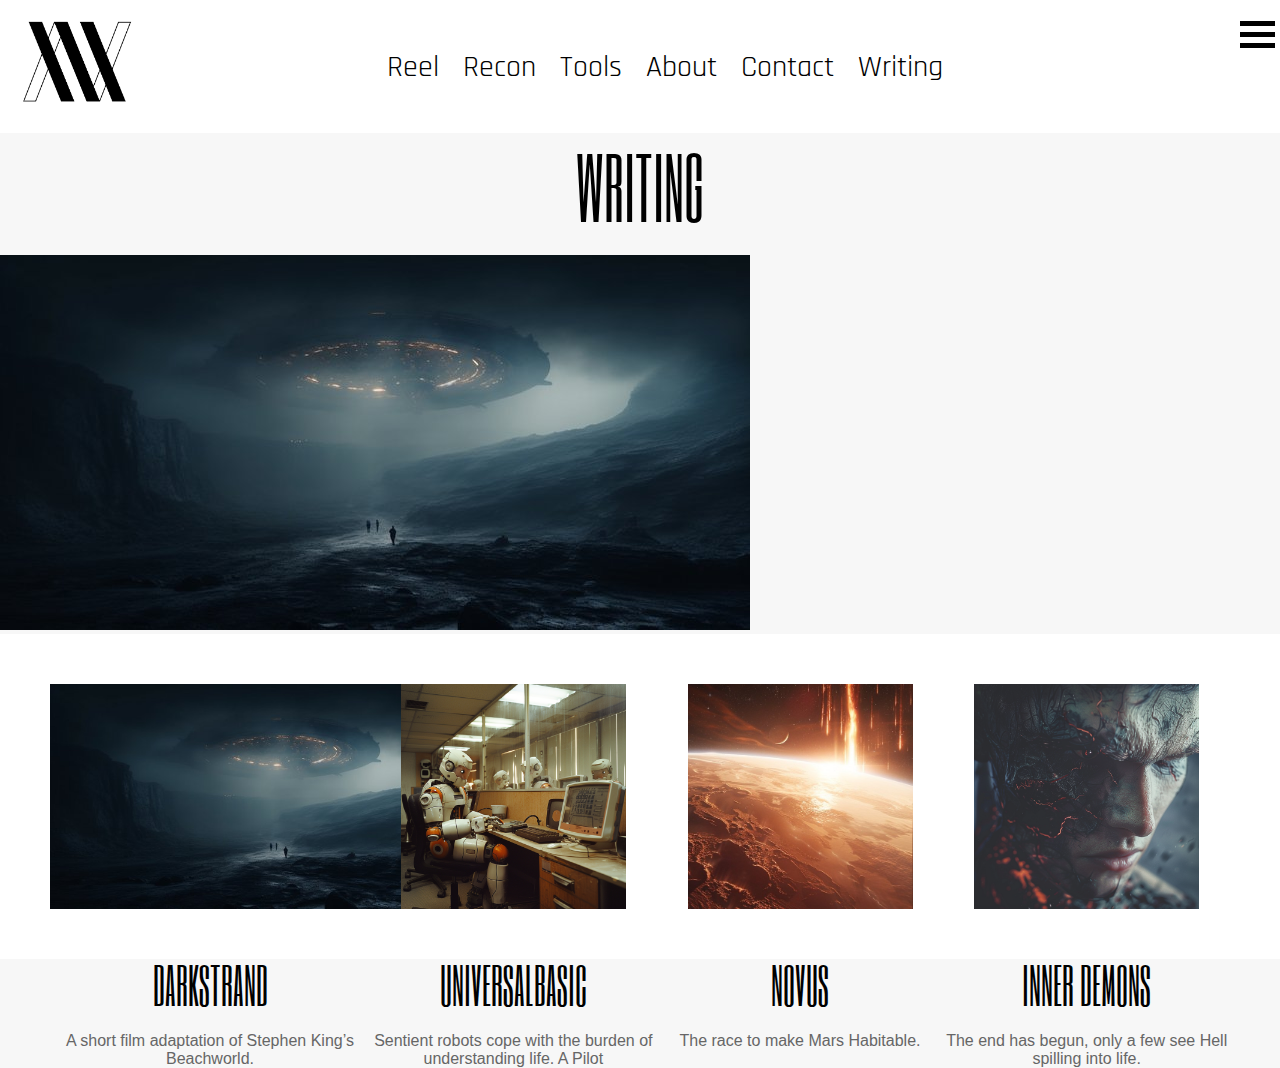
<file: writing.html>
<!DOCTYPE html>
<html lang="en">

<head>
	<meta charset="UTF-8">
	<meta name="viewport" content="width=device-width, initial-scale=1.0">
	<link rel="preconnect" href="https://fonts.googleapis.com">
	<link rel="preconnect" href="https://fonts.gstatic.com" crossorigin>
	<link href="https://fonts.googleapis.com/css2?family=Rajdhani&family=Six+Caps&display=swap" rel="stylesheet">
	<title>MAV</title>
	<link rel="stylesheet" href="styles.css">
</head>

<header>
	<a href="#Home">
	<div class="logo"><img src="logo.png" alt="MAV"></div>
	</a>

	<nav class="nav-links">
		
		
		
		<div class="links">
			<ul>
				
			
			<li><a href="#Work">Reel</a></li>
			<li><a href="#Recon">Recon</a></li>
			<li><a href="#Tools">Tools</a></li>
			<li><a href="#About">About</a></li>
			<li><a href="mailto:viscione.m@gmail.com">Contact</a></li>
			<li><a href="#Writing">Writing</a></li>
			<li>         </li>
			</ul>
		</div>	

	<!--☰-->

	</nav>
	<div class="menu-icon", onclick="toggleMenu(); x();">
		<div class="bar1"></div>
		<div class="bar1"></div>
		<div class="bar1"></div>
</header>
<body>
	<p id="Home">This is some text.</p>
	<p class="spacer"></p>


	<p class="floattitle"><h1 class="section-title">WRITING</h1></p>
	<div class="video-container">
		<img class="section-image" src="images/darkstrand.jpg" alt="Image 1">
	</div>
	<section id="Writing" class="image-section">







	<div class="image-container">
		<img class="section-image" src="images/darkstrand.jpg" alt="Image 1">
		<h2>DARKSTRAND</h2>
		<p>A short film adaptation of Stephen King’s Beachworld.</p>
	</div>

	<div class="image-container">
		<img class="section-image" src="images/universalbasic.png" alt="Image 2">
		<h2>UNIVERSALBASIC</h2>
		<p>Sentient robots cope with the burden of understanding life. A Pilot </p>
	</div>

	<div class="image-container">
		<img class="section-image" src="images/novus.jpg" alt="Image 3">
		<h2>NOVUS</h2>
		<p>The race to make Mars Habitable.</p>
	</div>

	<div class="image-container">
		<img class="section-image" src="images/innerdemons.png" alt="Image 4">
		<h2>INNER DEMONS</h2>
		<p>The end has begun, only a few see Hell spilling into life.</p>
	</div>



























	<script>
	document.addEventListener('DOMContentLoaded', function() {
		var menuIcon = document.querySelector('.menu-icon');
		var nav = document.querySelector('nav');

		menuIcon.addEventListener('click', function() {
			nav.classList.toggle('active');
		});
	});
	</script>
	<!--
	<script type=module>
		const videos = document.querySelectorAll('video')
		const observer = new IntersectionObserver((entries) =>     entries.forEach(entry => entry.isInteresecting && entry.target.play())
		)
		videos.forEach(video => observer.observe(video)
	</script>
	-->
	<script>
    let videos = document.querySelectorAll("video");
    videos.forEach((video) => {
        // We can only control playback without insteraction if video is mute
        video.muted = true;
        // Play is a promise so we need to check we have it
        let playPromise = video.play();
        if (playPromise !== undefined) {
            playPromise.then((_) => {
                let observer = new IntersectionObserver(
                    (entries) => {
                        entries.forEach((entry) => {
                            if (
                                entry.intersectionRatio !== 1 &&
                                !video.paused
                            ) {
                                video.pause();
                            } else if (video.paused) {
                                video.play();
                            }
                        });
                    },
                    { threshold: 0.9 }
                );
                observer.observe(video);
            });
        }
    });	
	</script>


	<script>
	function myFunction(x) {
		x.classList.toggle("change");
	}
	</script>



</body>
</html>
</file>
<file: styles.css>
body {
  margin: 0;
  padding: 0;
  overflow: auto;
  background-color: #f7f7f7;
}

header {
  background-color: white; /* Add your desired background color */
  color: black; /* Add your desired text color */
  text-align: center;
  font-size: 16px;
  padding: 15px;
  position: fixed;
  width: 100%;
  top: 0;
  z-index: 1000; /* Ensure the header stays on top of other elements */
  display: flex;
  justify-content: space-between;
  /*align-items: center; /* Center the logo and header text vertically */
}

.video-container {
  width: 100%;
  max-width: 100vw;
  position: relative;
  overflow: hidden;
}

video {
  width: 100%;
  height: auto;
  display: block;
}

img {
  height: 97px; /* Adjust the height of the logo as needed */
  margin-left: auto; /* Adjust the spacing between the logo and header text */
}

.logo {
  margin-left: 0px; /* Adjust as needed to create space between the logo and the left edge */
}
.links {
  flex-grow: 1;
  text-align: center;
}
.nav-links {
  display: flex;
  /*justify-content: space-between;*/
  align-items: center;
}

.spacer {
  margin-bottom: 100px; /* Adjust the value based on your spacing preference */
}
.spacer2 {
  margin-bottom: 50px; /* Adjust the value based on your spacing preference */
}
ul {
  /*list-style: none;*/

  padding: 0;
  margin-left: -30px;
}

li {
  text-align: center;
  padding: 10px;
  display: inline;
  font-size: 30px;
}

.menu-icon {
  margin-right: 20px;
  display: inline-block;
  cursor: pointer;
  /* Style the menu icon */
  .bar1,
  .bar2,
  .bar3 {
    width: 35px;
    height: 5px;
    background-color: black;
    margin: 6px 0;
    transition: 0.4s;

    /*text-align: center;
    float: right;
    cursor: pointer;*/
  }
}
/* Rotate first bar */
.change .bar1 {
  transform: translate(0, 11px) rotate(-45deg);
}

/* Fade out the second bar */
.change .bar2 {
  opacity: 0;
}

/* Rotate last bar */
.change .bar3 {
  transform: translate(0, -11px) rotate(45deg);
}

a {
  text-decoration: none;
  color: black; /* Add your desired link color */

  font-family: "Rajdhani", sans-serif;

  font-weight: normal; /* Set the initial font weight */
  transition: font-weight 0.3s; /* Add a smooth transition effect for font weight changes */
}
a:hover {
  font-weight: bold;
}

.title,
.section-title {
  margin-bottom: 0;
  margin-top: 0;
  font-family: "Six Caps", serif; /* Specify the font you want to use */
  font-weight: initial; /* Adjust the font weight as needed */
  text-align: center;
}

.custom-text {
  font-family: "Helvetica Neue", sans-serif; /* Specify the font you want to use */
  max-width: 800px; /* Set the maximum width for word wrapping */
  margin: 0 auto; /* Center the text by applying auto margins */
  line-height: 1; /* Set the line height for better readability */
  font-size: 18px;
  background-color: #f7f7f7;
}

.title {
  font-size: 2.5em; /* Adjust the font size for the main title */
}

.section-title {
  font-size: 5em; /* Adjust the font size for section titles */
  margin-top: 0px; /* Add spacing between section titles and content */
  background-color: #f7f7f7;
}

.image-section {
  background-color: white;
  display: flex;
  justify-content: space-around;
  align-items: center;
  padding: 50px; /* Adjust as needed */
}

.image-container {
  width: 25vw; /* Set the container width to 100% of the viewport width */
  height: 25vh; /* Set the container height to 50% of the viewport height or adjust as needed */
  /* Hide any overflowing content */
  text-align: center;
}

.section-image {
  width: auto; /* Make the image fill the container horizontally */
  height: 100%; /* Make the image fill the container vertically */
  object-fit: cover;
}

h2 {
  font-family: "Six Caps", sans-serif;
  font-weight: 400;
  font-style: normal;
  font-size: 3em;
  margin-bottom: 10px;
}

p {
  font-family: "Helvetica Neue", sans-serif;
  font-size: 1em;
  color: #666; /* Optional: Add a color to the text blurb */
}

#content {
  display: none;
  position: fixed;
  top: 50%;
  left: 50%;
  transform: translate(-50%, -50%);
  text-align: center;
  color: white;
  z-index: 2;
  padding: 20px;
  background: rgba(0, 0, 0, 0.8);
  border-radius: 10px;
}

#close-btn {
  position: absolute;
  top: 10px;
  right: 10px;
  color: white;
  cursor: pointer;
}

#video-under {
  width: 100%;
  max-width: 100vw;
  position: relative;
  overflow: hidden;
  z-index: -1;
}

#textoverlay {
  position: absolute;

  top: 50%;
  left: 50%;
  transform: translate(-50%, -50%);
  text-align: center;
  color: white;
  font-size: 6em;
  font-family: "Six Caps", sans-serif; /* Set text font family */
  z-index: 1;
}

#textoverlaysmall {
  position: absolute;

  top: 80%;
  left: 50%;
  transform: translate(-50%, -50%);
  text-align: center;
  color: white;
  font-size: 2em;
  font-family: "Six Caps", sans-serif; /* Set text font family */
  z-index: 1;
}

/* Media query for mobile devices */
@media only screen and (max-width: 1000px) {
  #textoverlay {
    font-size: 3em;
  }
  #textoverlaysmall {
    font-size: 1em;
  }
  .section-title {
    font-size: 3em;
  }
  .custom-text {
    font-size: 12px;
  }
  .section-image {
    width: 70%;
  }

  p {
    font-size: 12px;
  }
  h2 {
    font-size: 1.5em;
  }
  nav ul {
    display: none; /* Hide the regular navigation */
  }

  /* Show the dropdown when the menu icon is clicked */
  nav.active ul {
    display: flex;
    flex-direction: column;
    text-align: right;
  }

  .rajdhani-regular {
    font-family: "Rajdhani", sans-serif;
    font-weight: 400;
    font-style: normal;
  }
  .six-caps-regular {
    font-family: "Six Caps", sans-serif;
    font-weight: 400;
    font-style: normal;
  }
}
</file>
